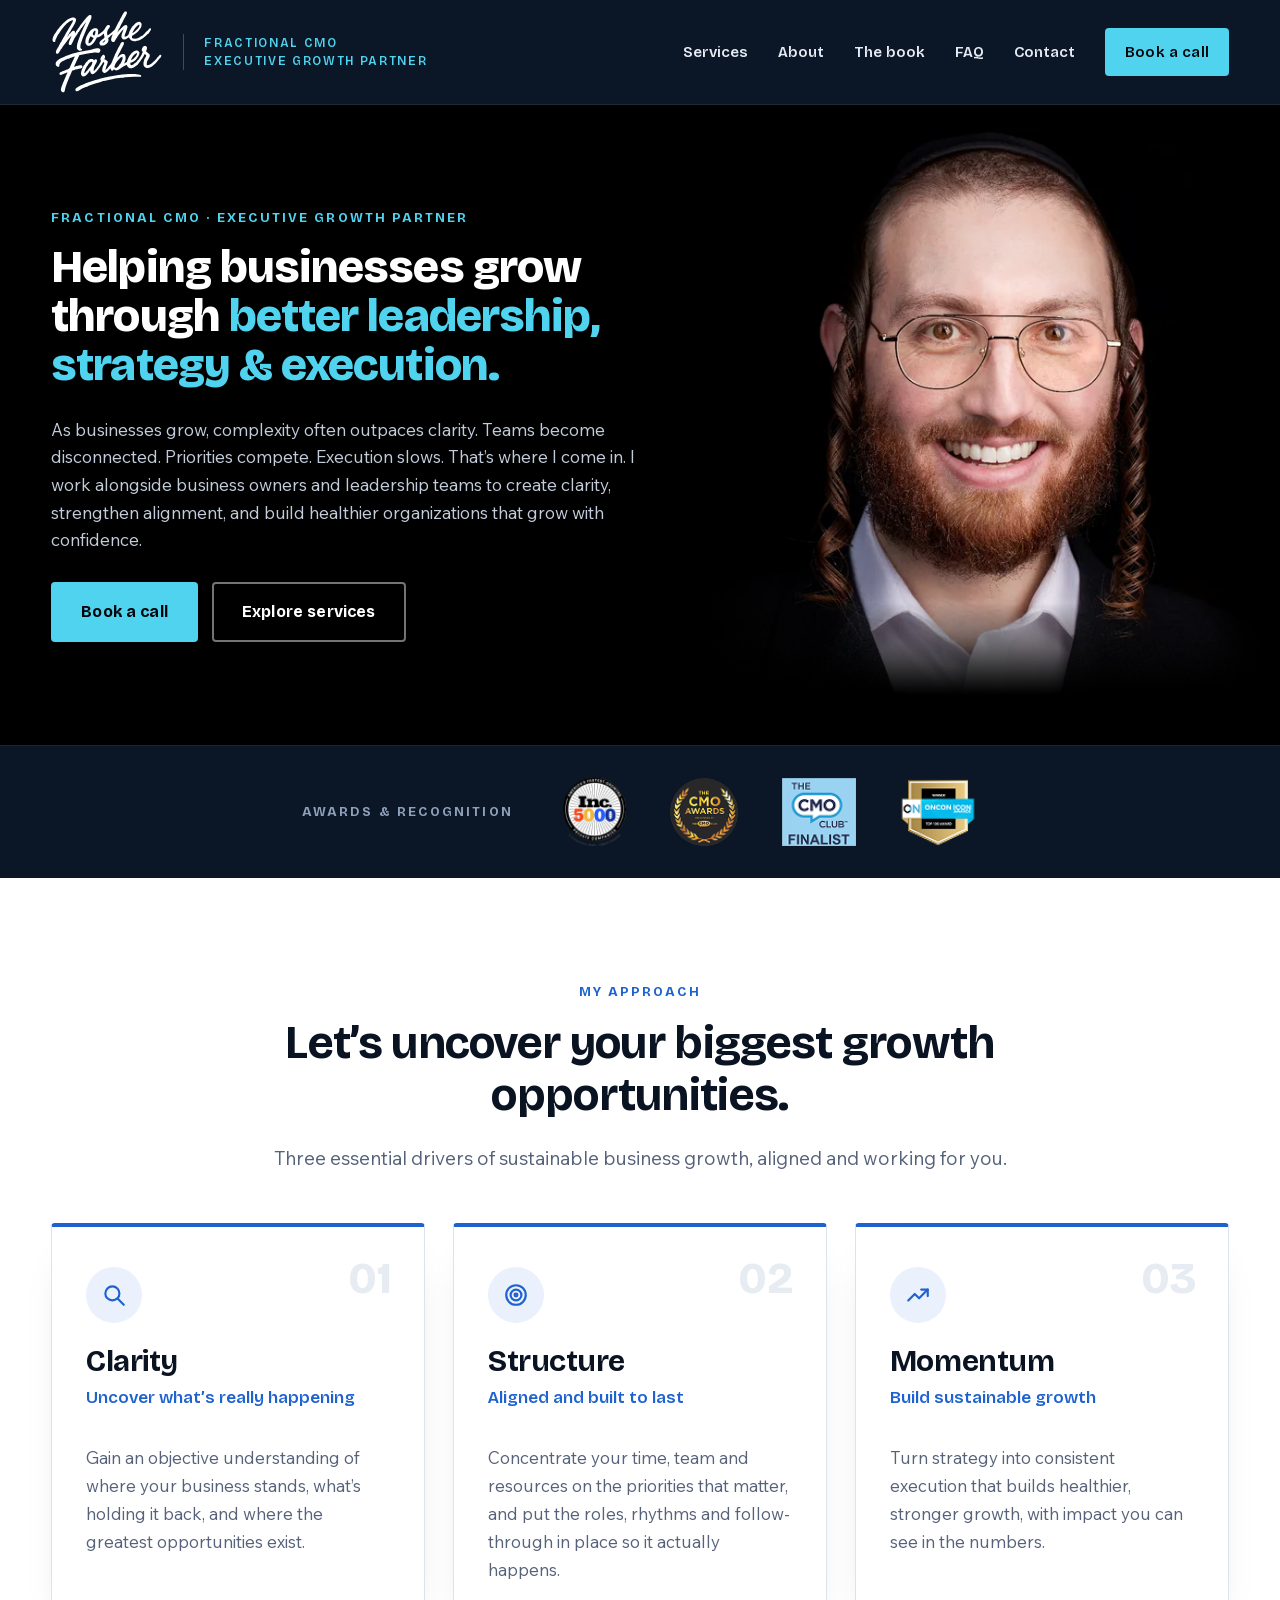
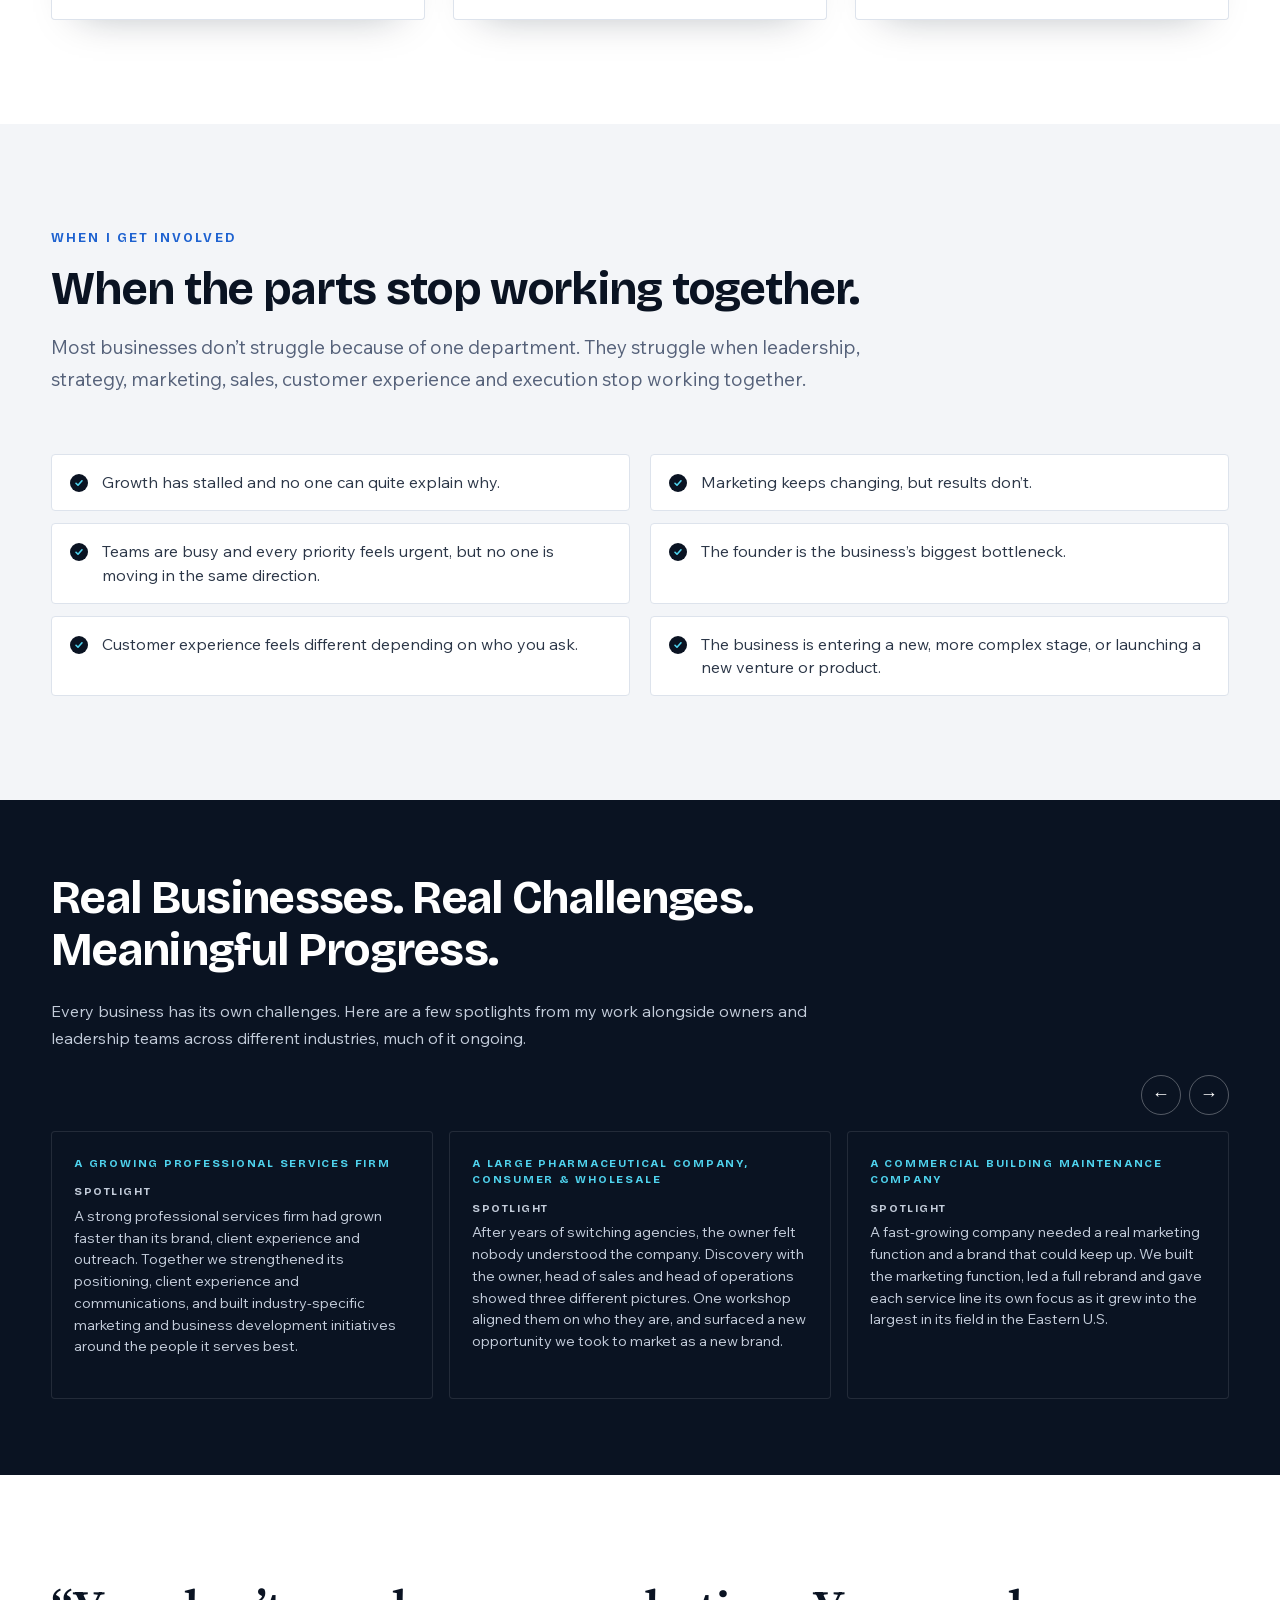
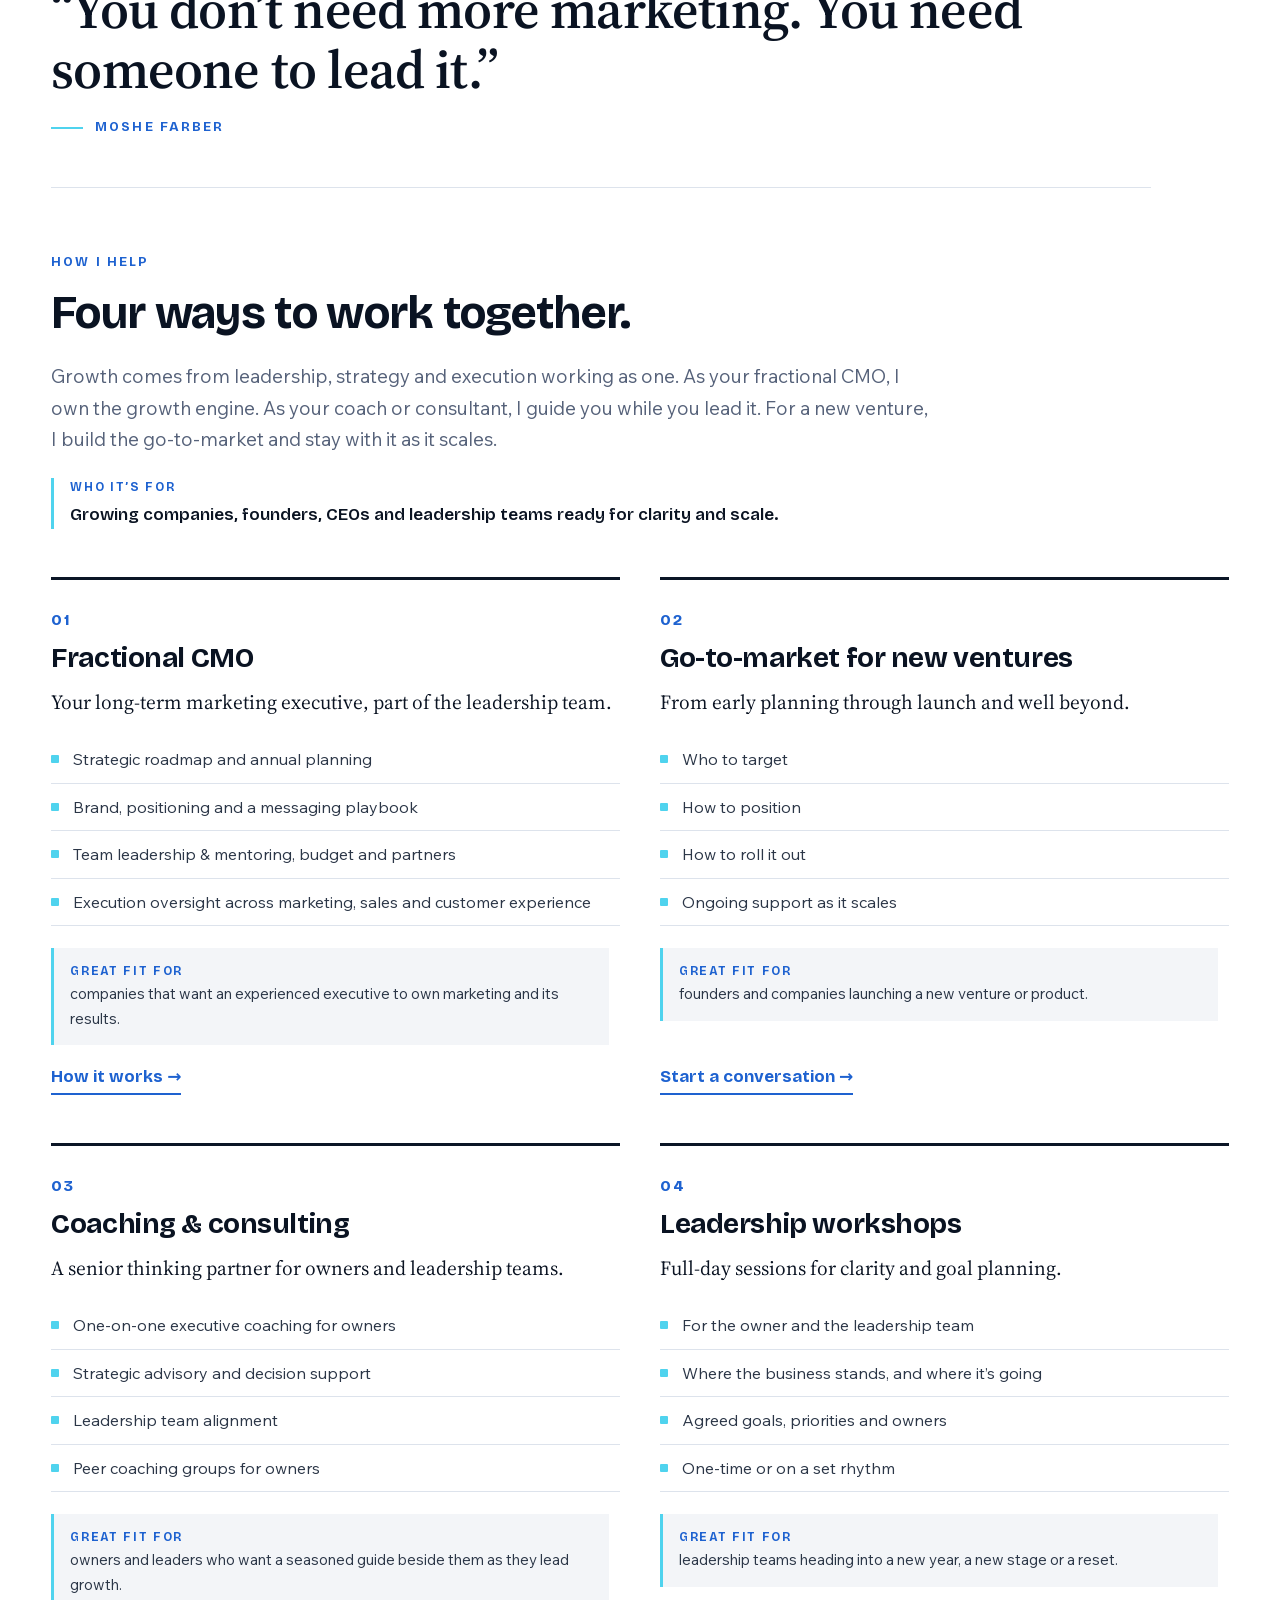
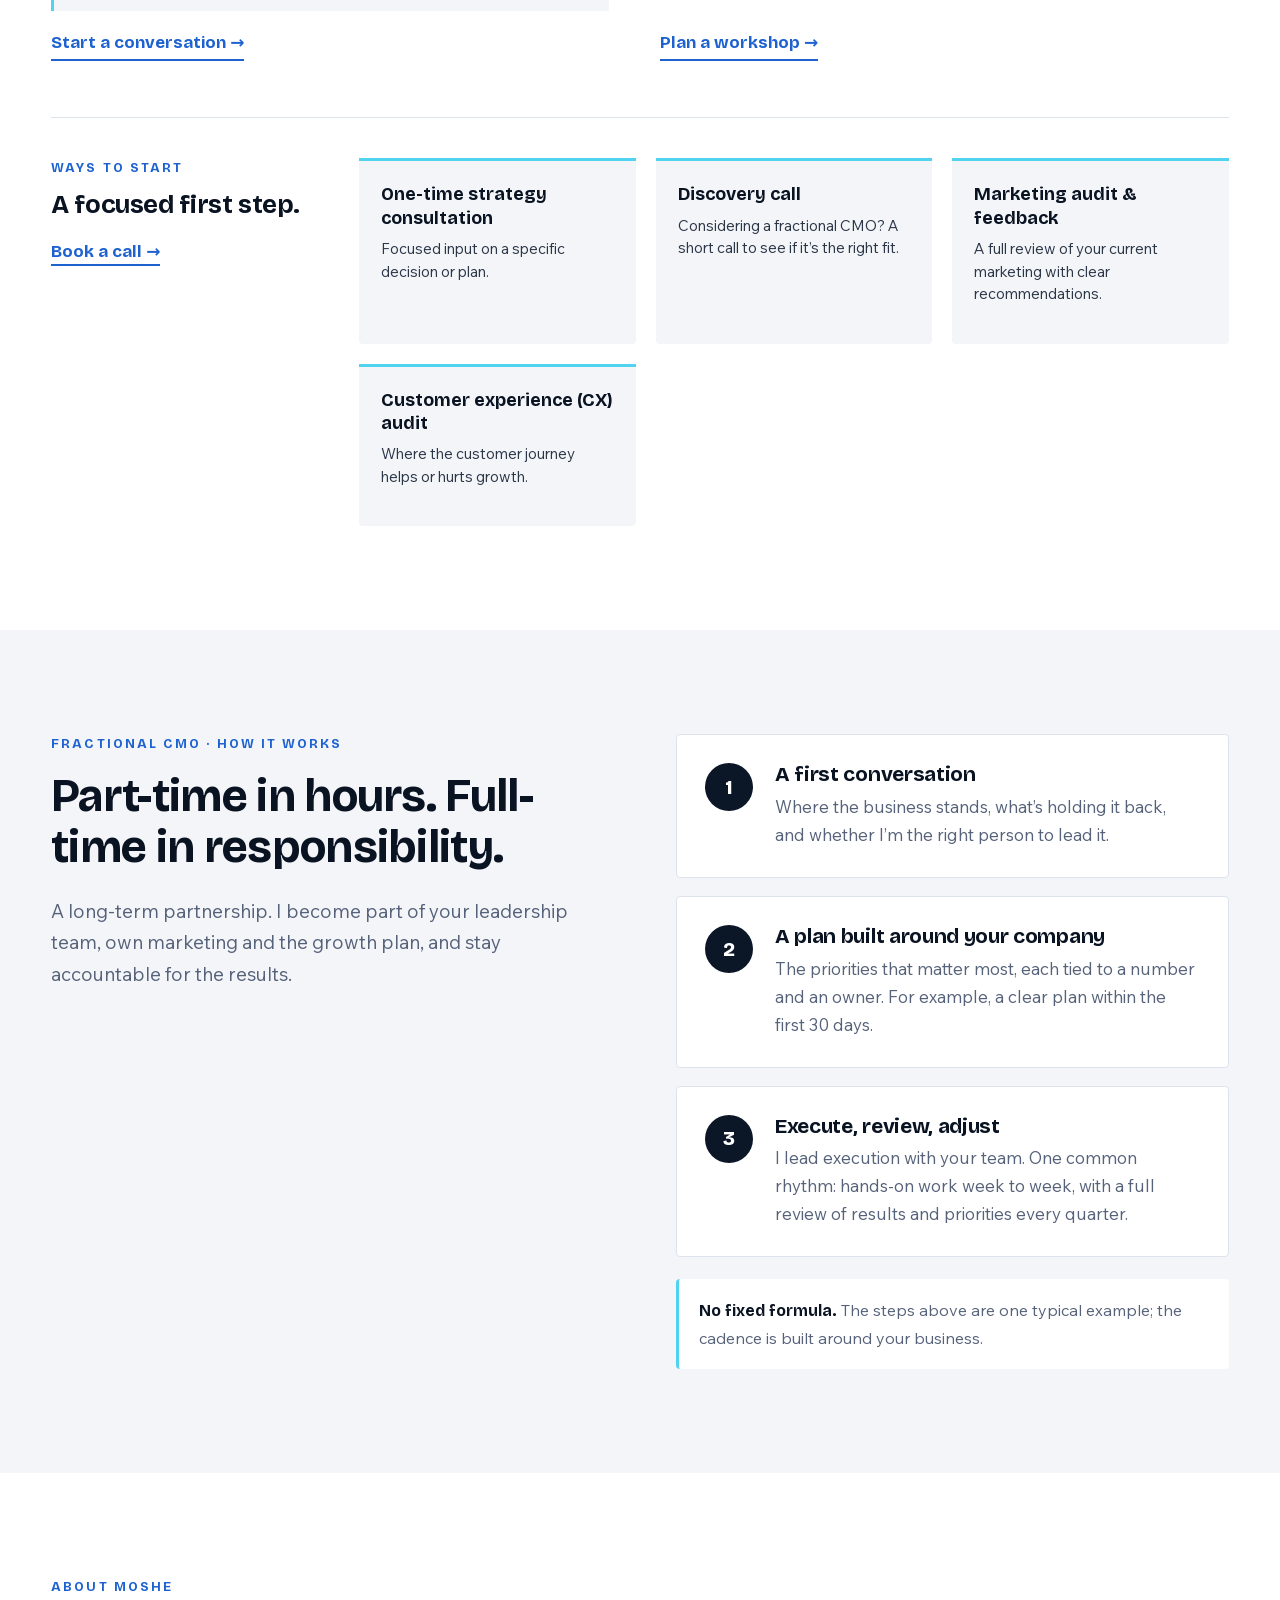
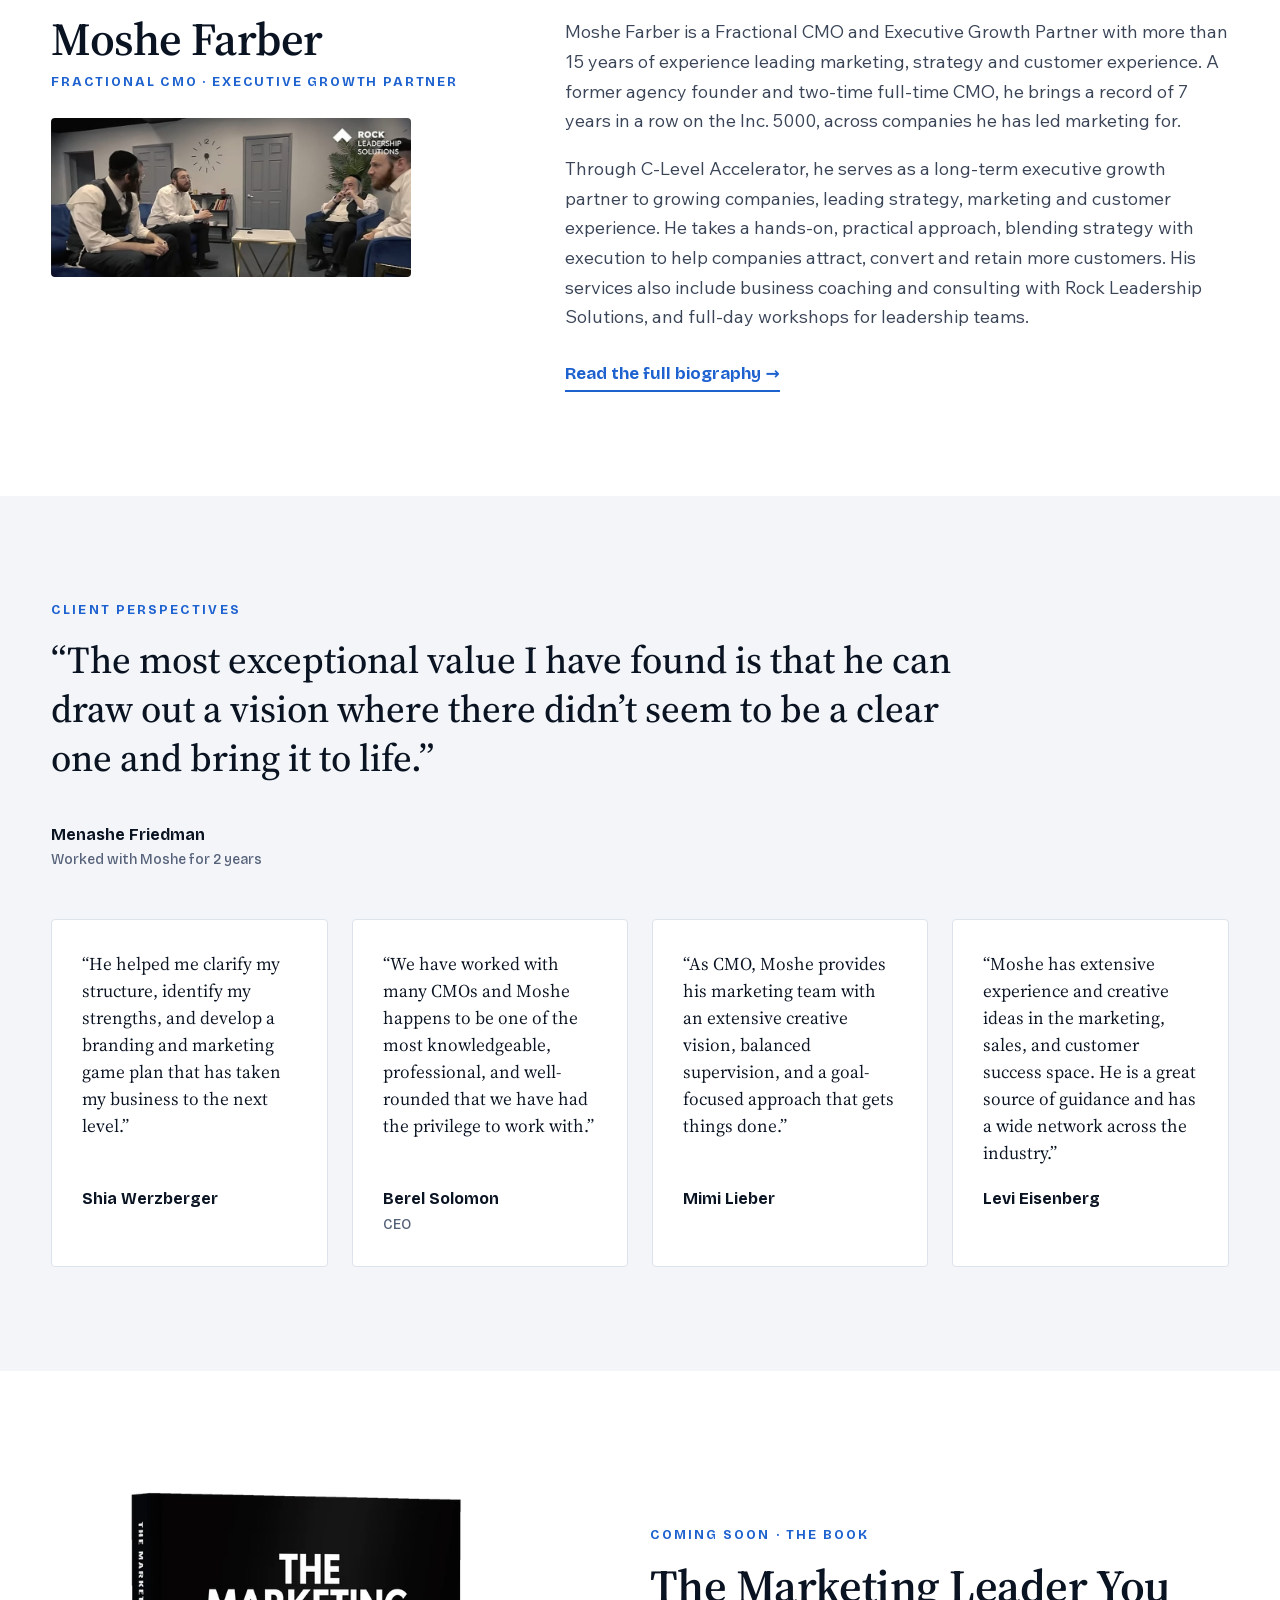
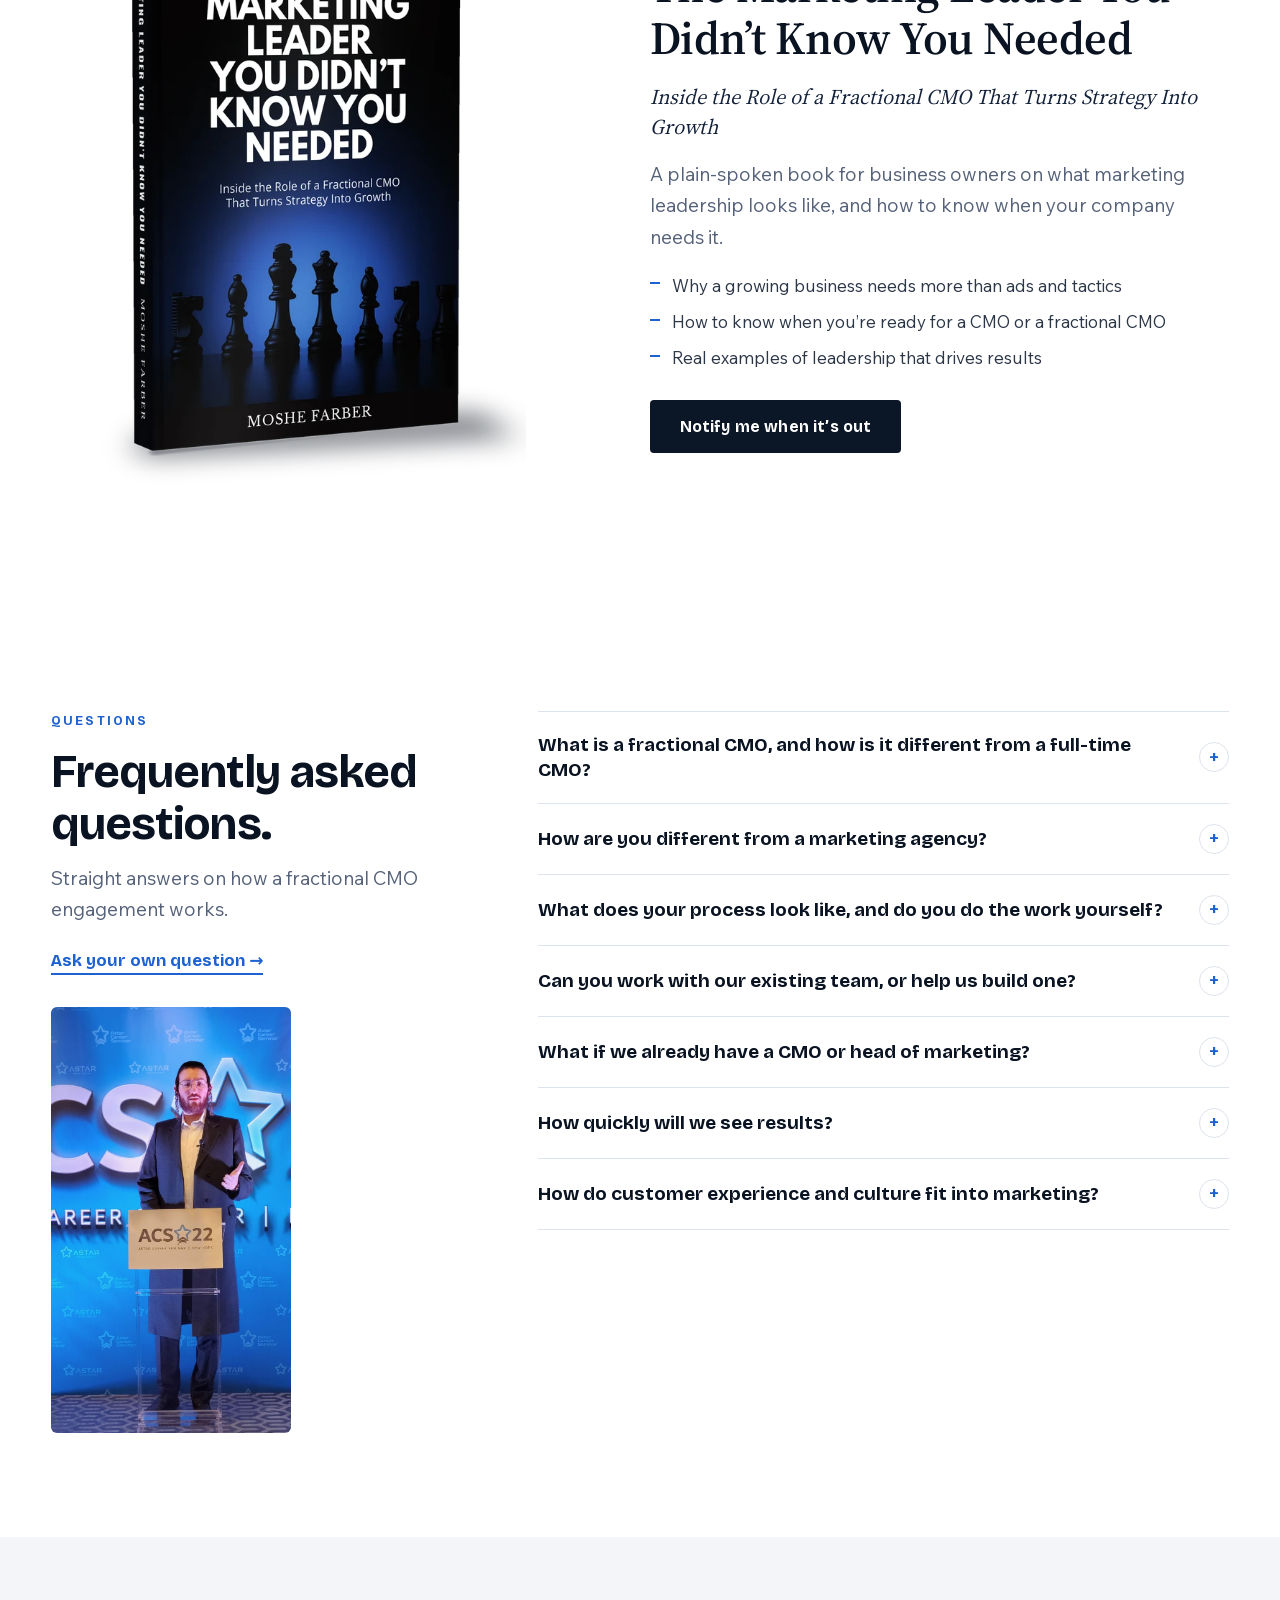
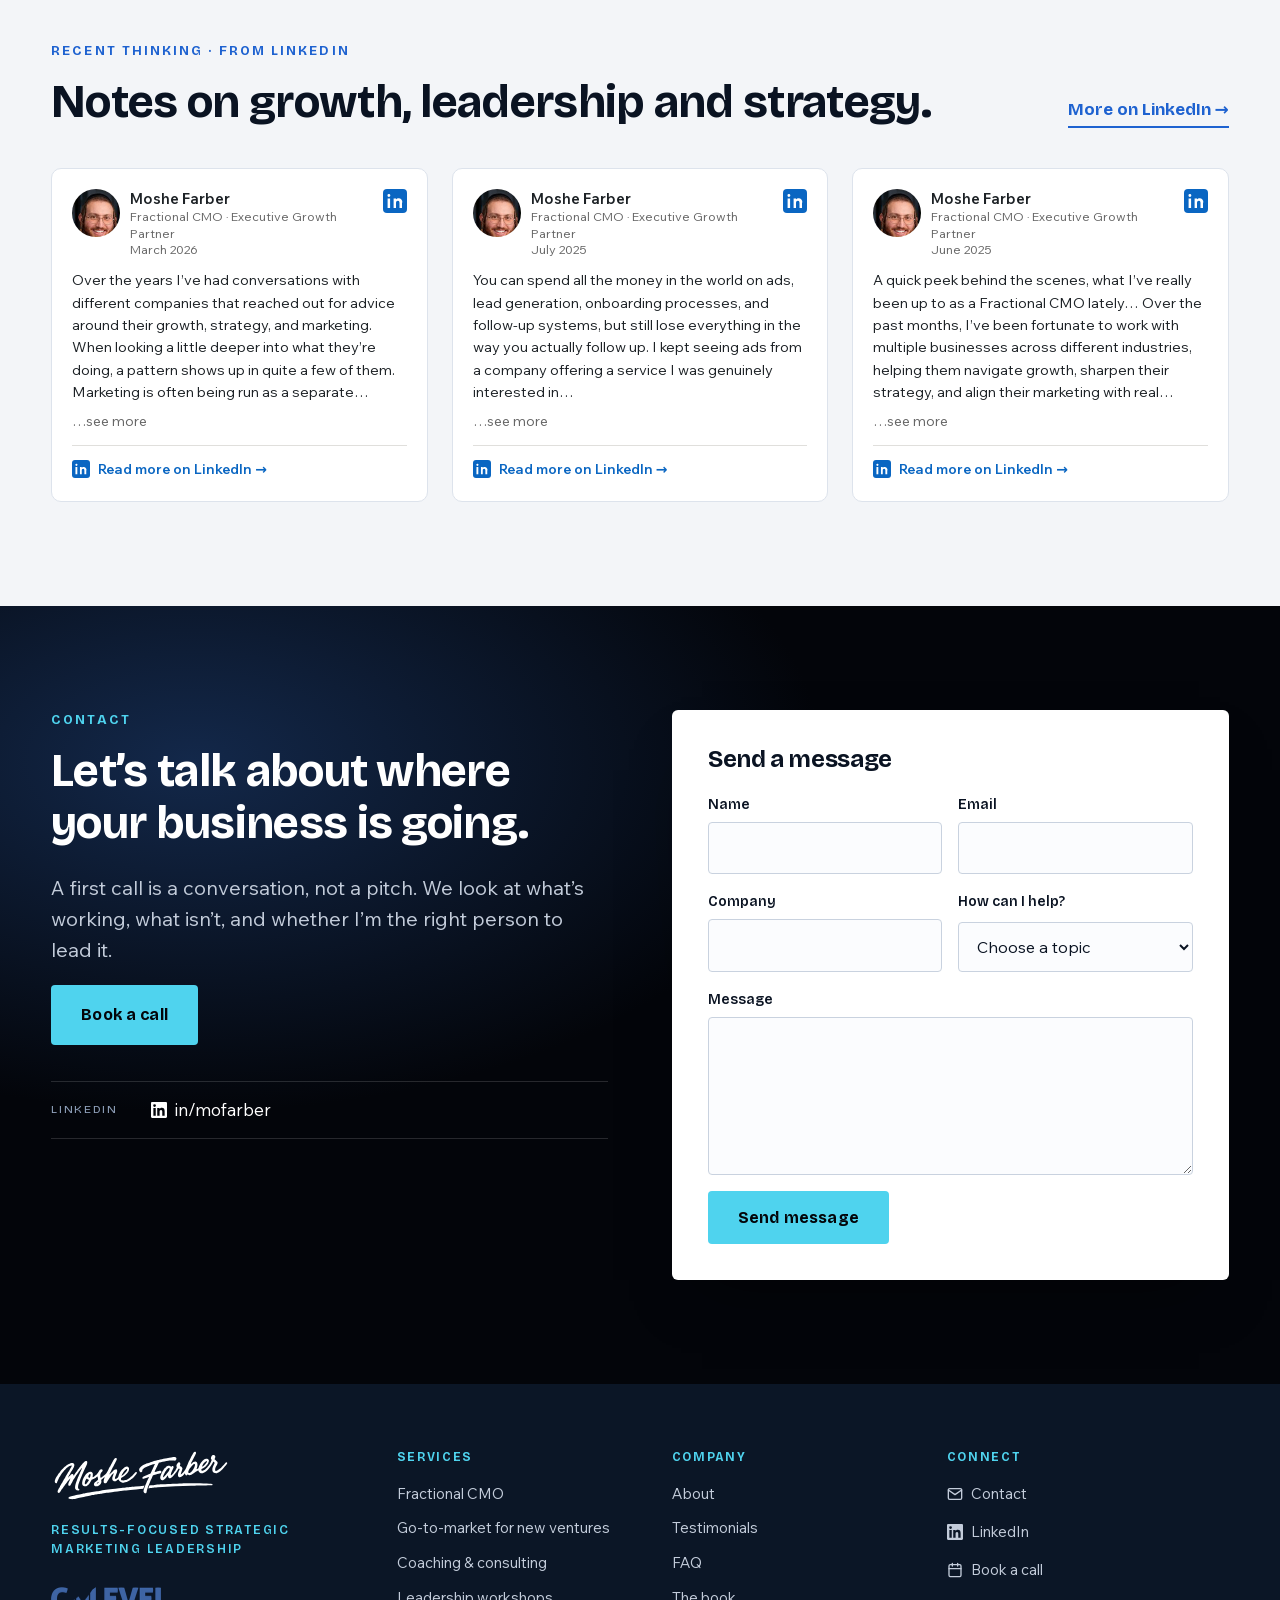
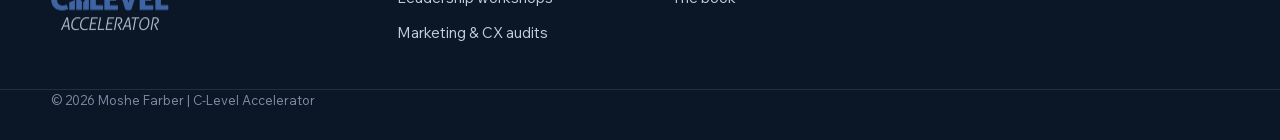
<file: index.html>
<!doctype html>
<html lang="en">
<head>
<!-- Google tag (gtag.js) -->
<script async src="https://www.googletagmanager.com/gtag/js?id=G-9JLHMLZJFP"></script>
<script>
  window.dataLayer = window.dataLayer || [];
  function gtag(){dataLayer.push(arguments);}
  gtag('js', new Date());

  gtag('config', 'G-9JLHMLZJFP');
</script>
<meta charset="utf-8">
<meta name="viewport" content="width=device-width, initial-scale=1">
<title>Moshe Farber | Fractional CMO &middot; Executive Growth Partner</title>
<meta name="description" content="Moshe Farber, Fractional CMO &amp; Executive Growth Partner. Through C-Level Accelerator he leads strategy, marketing and customer experience for growing companies.">
<link rel="canonical" href="https://moshefarber.com/">
<meta property="og:type" content="website">
<meta property="og:site_name" content="Moshe Farber">
<meta property="og:title" content="Moshe Farber | Fractional CMO &middot; Executive Growth Partner">
<meta property="og:description" content="Fractional CMO, go-to-market for new ventures, coaching &amp; consulting, and leadership-team workshops. Moshe Farber, Fractional CMO &middot; Executive Growth Partner.">
<meta property="og:url" content="https://moshefarber.com/">
<meta property="og:image" content="https://moshefarber.com/og.png?v=22">
<meta property="og:image:width" content="1200">
<meta property="og:image:height" content="630">
<meta name="twitter:card" content="summary_large_image">
<meta property="og:locale" content="en_US">
<meta property="og:image:alt" content="Moshe Farber, Fractional CMO · Executive Growth Partner">
<meta name="twitter:title" content="Moshe Farber | Fractional CMO &middot; Executive Growth Partner">
<meta name="twitter:description" content="Fractional CMO, go-to-market for new ventures, coaching &amp; consulting, and leadership-team workshops. Moshe Farber, Fractional CMO &middot; Executive Growth Partner.">
<meta name="twitter:image" content="https://moshefarber.com/og.png?v=22">
<meta name="robots" content="index, follow, max-image-preview:large">
<link rel="alternate" type="text/plain" href="https://moshefarber.com/llms.txt" title="llms.txt">
<meta name="theme-color" content="#0B1626">
<link rel="icon" href="img/favicon.svg?v=25" type="image/svg+xml">
<link rel="icon" href="img/favicon-32.png?v=25" type="image/png" sizes="32x32">
<link rel="apple-touch-icon" href="img/apple-touch-icon.png?v=25" sizes="180x180">
<link rel="preload" href="fonts/Bricolage-normal.woff2" as="font" type="font/woff2" crossorigin>
<link rel="stylesheet" href="styles.css?v=25">
<script type="application/ld+json">
{
 "@context": "https://schema.org",
 "@graph": [
  {
   "@type": "Person",
   "@id": "https://moshefarber.com/#person",
   "name": "Moshe Farber",
   "jobTitle": "Fractional CMO · Executive Growth Partner",
   "url": "https://moshefarber.com/",
   "image": "https://moshefarber.com/img/moshe-office-portrait.jpg",
   "description": "Moshe Farber is a Fractional CMO and Executive Growth Partner to business owners and leadership teams, leading marketing, strategy and customer experience through C-Level Accelerator.",
   "sameAs": [
    "https://www.linkedin.com/in/mofarber",
    "https://www.instagram.com/moshe_farber/"
   ],
   "worksFor": {
    "@id": "https://moshefarber.com/#organization"
   },
   "alumniOf": {
    "@type": "CollegeOrUniversity",
    "name": "Touro College"
   },
   "knowsAbout": [
    "Fractional CMO",
    "Marketing leadership",
    "Business strategy",
    "Go-to-market",
    "Customer experience",
    "Brand and messaging",
    "Leadership development"
   ]
  },
  {
   "@type": "Organization",
   "@id": "https://moshefarber.com/#organization",
   "name": "C-Level Accelerator Corp.",
   "alternateName": "C-Level Accelerator",
   "url": "https://moshefarber.com/",
   "logo": "https://moshefarber.com/img/c-level-accelerator.png",
   "foundingDate": "2023",
   "founder": {
    "@id": "https://moshefarber.com/#person"
   },
   "description": "C-Level Accelerator provides fractional CMO leadership, go-to-market for new ventures, coaching and consulting, and leadership-team workshops for growing companies.",
   "sameAs": [
    "https://clevelaccelerator.com/"
   ]
  },
  {
   "@type": "WebSite",
   "@id": "https://moshefarber.com/#website",
   "name": "Moshe Farber",
   "url": "https://moshefarber.com/",
   "inLanguage": "en",
   "publisher": {
    "@id": "https://moshefarber.com/#person"
   },
   "about": {
    "@id": "https://moshefarber.com/#person"
   }
  },
  {
   "@type": "WebPage",
   "@id": "https://moshefarber.com/#webpage",
   "url": "https://moshefarber.com/",
   "name": "Moshe Farber | Fractional CMO · Executive Growth Partner",
   "isPartOf": {
    "@id": "https://moshefarber.com/#website"
   },
   "about": {
    "@id": "https://moshefarber.com/#person"
   },
   "inLanguage": "en"
  },
  {
   "@type": "FAQPage",
   "@id": "https://moshefarber.com/#faq",
   "url": "https://moshefarber.com/#faq",
   "isPartOf": {
    "@id": "https://moshefarber.com/#webpage"
   },
   "mainEntity": [
    {
     "@type": "Question",
     "name": "What is a fractional CMO, and how is it different from a full-time CMO?",
     "acceptedAnswer": {
      "@type": "Answer",
      "text": "A fractional CMO is a senior marketing leader who provides strategic vision, leadership and execution support on a part-time, flexible basis. You get executive-level marketing leadership for the time and expertise your business needs, without the commitment of a full-time executive hire."
     }
    },
    {
     "@type": "Question",
     "name": "How are you different from a marketing agency?",
     "acceptedAnswer": {
      "@type": "Answer",
      "text": "Agencies are strong at running campaigns and producing work. I sit on your leadership team: setting the direction, aligning marketing with business goals, and leading execution, often together with your agencies, so everything delivers results."
     }
    },
    {
     "@type": "Question",
     "name": "What does your process look like, and do you do the work yourself?",
     "acceptedAnswer": {
      "@type": "Answer",
      "text": "It starts with a deep-dive discovery and a clear roadmap. Then we align the team, execute, and refine over time, at a pace built around your business. I personally lead all strategy and oversight, and roll up my sleeves on execution, either directly or by guiding your team and trusted specialists, so everything aligns and delivers."
     }
    },
    {
     "@type": "Question",
     "name": "Can you work with our existing team, or help us build one?",
     "acceptedAnswer": {
      "@type": "Answer",
      "text": "Both. I work with your current staff, freelancers and agencies to get everyone aligned on the same goals, with no need to replace anyone unless the business needs different resources. If you don’t have a marketing team yet, I help you build the right team and bring in reliable partners."
     }
    },
    {
     "@type": "Question",
     "name": "What if we already have a CMO or head of marketing?",
     "acceptedAnswer": {
      "@type": "Answer",
      "text": "I can work alongside existing leadership, offering an outside perspective, sharper strategy, or interim guidance while the team is in transition."
     }
    },
    {
     "@type": "Question",
     "name": "How quickly will we see results?",
     "acceptedAnswer": {
      "@type": "Answer",
      "text": "Clarity and direction start right away; after the first strategy session, most leaders already feel more focused. Business results depend on your goals and the complexity of the work, and most clients see meaningful progress within a few months."
     }
    },
    {
     "@type": "Question",
     "name": "How do customer experience and culture fit into marketing?",
     "acceptedAnswer": {
      "@type": "Answer",
      "text": "Marketing isn’t only leads and campaigns. It’s a consistent experience that attracts and keeps customers. If the culture inside is disconnected, or customers feel let down after the sale, no amount of advertising fixes that. Marketing sets the expectations, customer experience fulfills them, and culture sustains them. When those three are aligned, growth becomes easier and lasts."
     }
    }
   ]
  }
 ]
}
</script>
</head>
<body>
<a class="skip" href="#main">Skip to content</a>
<header class="nav" id="top">
  <div class="wrap nav-in">
    <a class="brand" href="index.html" aria-label="Moshe Farber, home">
      <img class="brand-stack" draggable="false" src="img/logo-mark.svg" alt="Moshe Farber" width="748" height="561">
      <img class="brand-h" draggable="false" src="img/logo-horizontal.svg" alt="" aria-hidden="true" width="1442" height="444">
      <span class="brand-tag">Fractional CMO<br>Executive Growth Partner</span>
    </a>
    <a class="btn btn-cyan btn-sm nav-cta" href="https://calendly.com/moshef" target="_blank" rel="noopener">Book a call</a>
    <button class="menu-btn" type="button" aria-expanded="false" aria-controls="menu"><span class="sr">Menu</span><span class="bars" aria-hidden="true"></span></button>
    <nav id="menu" class="menu" aria-label="Main">
      <a href="index.html#services">Services</a>
      <a href="about.html">About</a>
      <a href="index.html#book">The book</a>
      <a href="index.html#faq">FAQ</a>
      <a href="index.html#contact">Contact</a>
      <a class="btn btn-cyan btn-sm" href="https://calendly.com/moshef" target="_blank" rel="noopener">Book a call</a>
    </nav>
  </div>
</header>
<main id="main">
<section class="hero">
  <div class="wrap hero-in">
    <div class="hero-copy">
      <p class="eyebrow light">Fractional CMO &middot; Executive Growth Partner</p>
      <h1>Helping businesses grow through <em>better leadership, strategy &amp; execution.</em></h1>
      <p class="hero-sub hero-intro">As businesses grow, complexity often outpaces clarity. Teams become disconnected. Priorities compete. Execution slows. That&rsquo;s where I come in. I work alongside business owners and leadership teams to create clarity, strengthen alignment, and build healthier organizations that grow with confidence.</p>
      <div class="hero-actions">
        <a class="btn btn-cyan" href="https://calendly.com/moshef" target="_blank" rel="noopener">Book a call</a>
        <a class="btn btn-ghost" href="#services">Explore services</a>
      </div>
    </div>
    <div class="hero-photo">
      <picture>
        <source type="image/webp" srcset="img/moshe-hero-wide-640.webp 640w, img/moshe-hero-wide.webp 1080w" sizes="(max-width: 900px) 100vw, 620px">
        <img draggable="false" src="img/moshe-hero-wide.webp" alt="Moshe Farber" width="1080" height="1067" fetchpriority="high">
      </picture>
    </div>
  </div>
</section>

<section class="recognition" aria-labelledby="recog-h">
  <div class="wrap recog-in">
    <h2 id="recog-h" class="recog-label">Awards &amp; recognition</h2>
    <ul class="award-row">
      <li><img draggable="false" src="img/award-inc5000.png" alt="Inc. 5000" width="69" height="74"></li>
      <li><img draggable="false" src="img/award-cmo-awards.png" alt="CMO Awards" width="74" height="74"></li>
      <li><img draggable="false" src="img/award-cmo-club.png" alt="CMO Club" width="75" height="69"></li>
      <li><img draggable="false" src="img/award-oncon.png" alt="OnCon Icon Awards" width="71" height="64"></li>
    </ul>
  </div>
</section>

<section class="section approach" id="approach" aria-labelledby="approach-h">
  <div class="wrap">
    <div class="sec-head center">
      <p class="eyebrow">My approach</p>
      <h2 id="approach-h">Let&rsquo;s uncover your biggest growth opportunities.</h2>
      <p class="sec-lead">Three essential drivers of sustainable business growth, aligned and working for you.</p>
    </div>
    <ol class="pillars">
      <li><span class="p-icon"><svg viewBox="0 0 24 24" aria-hidden="true"><circle cx="10.5" cy="10.5" r="6.5"/><path d="M15.5 15.5 21 21"/></svg></span><span class="p-n">01</span><h3>Clarity</h3><p class="p-kicker">Uncover what&rsquo;s really happening</p><p>Gain an objective understanding of where your business stands, what&rsquo;s holding it back, and where the greatest opportunities exist.</p></li>
      <li><span class="p-icon"><svg viewBox="0 0 24 24" aria-hidden="true"><circle cx="12" cy="12" r="9"/><circle cx="12" cy="12" r="5"/><circle cx="12" cy="12" r="1.3"/></svg></span><span class="p-n">02</span><h3>Structure</h3><p class="p-kicker">Aligned and built to last</p><p>Concentrate your time, team and resources on the priorities that matter, and put the roles, rhythms and follow-through in place so it actually happens.</p></li>
      <li><span class="p-icon"><svg viewBox="0 0 24 24" aria-hidden="true"><path d="M3 17 9 11l4 4 8-8"/><path d="M15 7h6v6"/></svg></span><span class="p-n">03</span><h3>Momentum</h3><p class="p-kicker">Build sustainable growth</p><p>Turn strategy into consistent execution that builds healthier, stronger growth, with impact you can see in the numbers.</p></li>
    </ol>
  </div>
</section>

<section class="section alt involved" id="involved" aria-labelledby="inv-h">
  <div class="wrap inv-in">
    <div class="inv-head">
      <p class="eyebrow">When I get involved</p>
      <h2 id="inv-h">When the parts stop working together.</h2>
      <p class="sec-lead">Most businesses don&rsquo;t struggle because of one department. They struggle when leadership, strategy, marketing, sales, customer experience and execution stop working together.</p>
    </div>
    <ul class="signs">
      <li>Growth has stalled and no one can quite explain why.</li>
      <li>Marketing keeps changing, but results don&rsquo;t.</li>
      <li>Teams are busy and every priority feels urgent, but no one is moving in the same direction.</li>
      <li>The founder is the business&rsquo;s biggest bottleneck.</li>
      <li>Customer experience feels different depending on who you ask.</li>
      <li>The business is entering a new, more complex stage, or launching a new venture or product.</li>
    </ul>
  </div>
</section>

<section class="section dark results" aria-labelledby="cases-h">
  <div class="wrap">
    <div class="sec-head">
      <h2 id="cases-h">Real Businesses. Real Challenges. Meaningful Progress.</h2>
      <p class="sec-lead">Every business has its own challenges. Here are a few spotlights from my work alongside owners and leadership teams across different industries, much of it ongoing.</p>
    </div>
    <div class="slider-nav"><button type="button" class="sl-btn" data-dir="-1" aria-label="Previous story">&larr;</button><button type="button" class="sl-btn" data-dir="1" aria-label="Next story">&rarr;</button></div>
    <div class="case-grid slider" tabindex="0" aria-label="Business stories">
      <article class="case story">
        <p class="case-tag">A growing professional services firm</p>
        <p class="st-k">Spotlight</p><p>A strong professional services firm had grown faster than its brand, client experience and outreach. Together we strengthened its positioning, client experience and communications, and built industry-specific marketing and business development initiatives around the people it serves best.</p>
      </article>
      <article class="case story">
        <p class="case-tag">A large pharmaceutical company, consumer &amp; wholesale</p>
        <p class="st-k">Spotlight</p><p>After years of switching agencies, the owner felt nobody understood the company. Discovery with the owner, head of sales and head of operations showed three different pictures. One workshop aligned them on who they are, and surfaced a new opportunity we took to market as a new brand.</p>
      </article>
      <article class="case story">
        <p class="case-tag">A commercial building maintenance company</p>
        <p class="st-k">Spotlight</p><p>A fast-growing company needed a real marketing function and a brand that could keep up. We built the marketing function, led a full rebrand and gave each service line its own focus as it grew into the largest in its field in the Eastern U.S.</p>
      </article>
      <article class="case story">
        <p class="case-tag">A New York mortgage lender</p>
        <p class="st-k">Spotlight</p><p>The company was ready to go national, but had to grow brokers and borrowers at the same time. I led marketing through an expansion across several states, building the broker network and the borrower base in parallel.</p>
      </article>
      <article class="case story">
        <p class="case-tag">A software development company</p>
        <p class="st-k">Spotlight</p><p>Months of advertising hadn&rsquo;t brought a single lead. The ads spoke to a very narrow audience in a place that needed a broader message. We also raised pricing and split the services into two focused teams: custom software and off-the-shelf implementation.</p>
      </article>
      <article class="case story">
        <p class="case-tag">A consumer internet technology launch</p>
        <p class="st-k">Spotlight</p><p>A solo visionary saw what frustrated users about every product in his category. Working with him and a senior software architect, we defined the pain points, positioning and brand, built the go-to-market and the right partnerships, grew the team, and guided the product through alpha, beta and early access toward general availability.</p>
      </article>
      <article class="case story">
        <p class="case-tag">A payroll &amp; workforce technology company</p>
        <p class="st-k">Spotlight</p><p>The company had grown into far more than payroll, but the market still saw a traditional payroll provider. We moved its positioning toward a broader workforce management platform, and connected marketing with sales leadership, internal accountability and what customers actually needed.</p>
      </article>
      <article class="case story">
        <p class="case-tag">An AI software company</p>
        <p class="st-k">Spotlight</p><p>The founder had built his own AI model and needed it to stand out. We shaped a distinctive offer, found the niche market it fits best, and built a path to steady, recurring revenue without constant effort behind it.</p>
      </article>
      <article class="case story">
        <p class="case-tag">An established e-commerce &amp; equipment business</p>
        <p class="st-k">Spotlight</p><p>Marketing, e-commerce, leadership, creative and operations were each pushing their own priorities. We brought those teams into alignment, improved communication and accountability, and tied business priorities directly to day-to-day execution.</p>
      </article>
    </div>
  </div>
</section>

<section class="section" id="services" aria-labelledby="services-h">
  <div class="wrap">
      <figure class="pullquote">
        <blockquote><p>&ldquo;You don&rsquo;t need more marketing. You need someone to lead it.&rdquo;</p></blockquote>
        <figcaption>Moshe Farber</figcaption>
      </figure>
    <div class="sec-head">
      <p class="eyebrow">How I help</p>
      <h2 id="services-h">Four ways to work together.</h2>
      <p class="sec-lead">Growth comes from leadership, strategy and execution working as one. As your fractional CMO, I own the growth engine. As your coach or consultant, I guide you while you lead it. For a new venture, I build the go-to-market and stay with it as it scales.</p>
      <p class="who-for"><b>Who it&rsquo;s for</b> Growing companies, founders, CEOs and leadership teams ready for clarity and scale.</p>
    </div>
    <div class="offers">
      <article class="offer">
        <p class="o-n">01</p>
        <h3>Fractional CMO</h3>
        <p class="o-lead">Your long-term marketing executive, part of the leadership team.</p>
        <ul>
          <li>Strategic roadmap and annual planning</li>
          <li>Brand, positioning and a messaging playbook</li>
          <li>Team leadership &amp; mentoring, budget and partners</li>
          <li>Execution oversight across marketing, sales and customer experience</li>
        </ul>
        <p class="o-fit"><b>Great fit for</b> companies that want an experienced executive to own marketing and its results.</p>
        <a class="textlink" href="#engage">How it works &rarr;</a>
      </article>
      <article class="offer">
        <p class="o-n">02</p>
        <h3>Go-to-market for new ventures</h3>
        <p class="o-lead">From early planning through launch and well beyond.</p>
        <ul>
          <li>Who to target</li>
          <li>How to position</li>
          <li>How to roll it out</li>
          <li>Ongoing support as it scales</li>
        </ul>
        <p class="o-fit"><b>Great fit for</b> founders and companies launching a new venture or product.</p>
        <a class="textlink" href="https://calendly.com/moshef" target="_blank" rel="noopener">Start a conversation &rarr;</a>
      </article>
      <article class="offer">
        <p class="o-n">03</p>
        <h3>Coaching &amp; consulting</h3>
        <p class="o-lead">A senior thinking partner for owners and leadership teams.</p>
        <ul>
          <li>One-on-one executive coaching for owners</li>
          <li>Strategic advisory and decision support</li>
          <li>Leadership team alignment</li>
          <li>Peer coaching groups for owners</li>
        </ul>
        <p class="o-fit"><b>Great fit for</b> owners and leaders who want a seasoned guide beside them as they lead growth.</p>
        <a class="textlink" href="https://calendly.com/moshef" target="_blank" rel="noopener">Start a conversation &rarr;</a>
      </article>
      <article class="offer" id="workshops">
        <p class="o-n">04</p>
        <h3>Leadership workshops</h3>
        <p class="o-lead">Full-day sessions for clarity and goal planning.</p>
        <ul>
          <li>For the owner and the leadership team</li>
          <li>Where the business stands, and where it&rsquo;s going</li>
          <li>Agreed goals, priorities and owners</li>
          <li>One-time or on a set rhythm</li>
        </ul>
        <p class="o-fit"><b>Great fit for</b> leadership teams heading into a new year, a new stage or a reset.</p>
        <a class="textlink" href="?topic=workshop#contact" data-topic="workshop">Plan a workshop &rarr;</a>
      </article>
    </div>
    <div class="starts" aria-labelledby="starts-h">
      <div class="starts-head">
        <p class="eyebrow">Ways to start</p>
        <h3 id="starts-h">A focused first step.</h3>
        <a class="textlink" href="https://calendly.com/moshef" target="_blank" rel="noopener">Book a call &rarr;</a>
      </div>
      <ul class="starts-list">
        <li><h4>One-time strategy consultation</h4><p>Focused input on a specific decision or plan.</p></li>
        <li><h4>Discovery call</h4><p>Considering a fractional CMO? A short call to see if it&rsquo;s the right fit.</p></li>
        <li><h4>Marketing audit &amp; feedback</h4><p>A full review of your current marketing with clear recommendations.</p></li>
        <li><h4>Customer experience (CX) audit</h4><p>Where the customer journey helps or hurts growth.</p></li>
      </ul>
    </div>
  </div>
</section>

<section class="section alt" id="engage" aria-labelledby="engage-h">
  <div class="wrap engage-in">
    <div class="engage-head">
      <p class="eyebrow">Fractional CMO &middot; How it works</p>
      <h2 id="engage-h">Part-time in hours. Full-time in responsibility.</h2>
      <p class="sec-lead">A long-term partnership. I become part of your leadership team, own marketing and the growth plan, and stay accountable for the results.</p>
    </div>
    <div class="steps-wrap">
    <ol class="steps">
      <li><span class="n">1</span><div><h3>A first conversation</h3><p>Where the business stands, what&rsquo;s holding it back, and whether I&rsquo;m the right person to lead it.</p></div></li>
      <li><span class="n">2</span><div><h3>A plan built around your company</h3><p>The priorities that matter most, each tied to a number and an owner. For example, a clear plan within the first 30 days.</p></div></li>
      <li><span class="n">3</span><div><h3>Execute, review, adjust</h3><p>I lead execution with your team. One common rhythm: hands-on work week to week, with a full review of results and priorities every quarter.</p></div></li>
    </ol>
    <p class="steps-note"><b>No fixed formula.</b> The steps above are one typical example; the cadence is built around your business.</p>
    </div>
  </div>
</section>

<section class="section meet" id="about" aria-labelledby="meet-h">
  <div class="wrap meet-in">
    <div class="meet-side">
      <p class="eyebrow">About Moshe</p>
      <h2 id="meet-h">Moshe Farber</h2>
      <p class="meet-role">Fractional CMO &middot; Executive Growth Partner</p>
      <img draggable="false" class="meet-thumb" src="img/moshe-rls-discussion-900.jpg" alt="Moshe Farber leading a discussion with business owners at Rock Leadership Solutions" width="900" height="399" loading="lazy">
    </div>
    <div class="meet-body">
      <p>Moshe Farber is a Fractional CMO and Executive Growth Partner with more than 15 years of experience leading marketing, strategy and customer experience. A former agency founder and two-time full-time CMO, he brings a record of 7 years in a row on the Inc.&nbsp;5000, across companies he has led marketing for.</p>
      <p>Through C-Level Accelerator, he serves as a long-term executive growth partner to growing companies, leading strategy, marketing and customer experience. He takes a hands-on, practical approach, blending strategy with execution to help companies attract, convert and retain more customers. His services also include business coaching and consulting with Rock Leadership Solutions, and full-day workshops for leadership teams.</p>
      <a class="textlink" href="about.html">Read the full biography &rarr;</a>
    </div>
  </div>
</section>

<section class="section alt" id="voices" aria-labelledby="voices-h">
  <div class="wrap">
    <p class="eyebrow">Client perspectives</p>
    <h2 id="voices-h" class="sr">What clients say</h2>
    <figure class="tq-feature">
      <blockquote><p>&ldquo;The most exceptional value I have found is that he can draw out a vision where there didn&rsquo;t seem to be a clear one and bring it to life.&rdquo;</p></blockquote>
      <figcaption>Menashe Friedman <span>Worked with Moshe for 2 years</span></figcaption>
    </figure>
    <div class="tq-grid">
      <figure><blockquote><p>&ldquo;He helped me clarify my structure, identify my strengths, and develop a branding and marketing game plan that has taken my business to the next level.&rdquo;</p></blockquote><figcaption>Shia Werzberger</figcaption></figure>
      <figure><blockquote><p>&ldquo;We have worked with many CMOs and Moshe happens to be one of the most knowledgeable, professional, and well-rounded that we have had the privilege to work with.&rdquo;</p></blockquote><figcaption>Berel Solomon <span>CEO</span></figcaption></figure>
      <figure><blockquote><p>&ldquo;As CMO, Moshe provides his marketing team with an extensive creative vision, balanced supervision, and a goal-focused approach that gets things done.&rdquo;</p></blockquote><figcaption>Mimi Lieber</figcaption></figure>
      <figure><blockquote><p>&ldquo;Moshe has extensive experience and creative ideas in the marketing, sales, and customer success space. He is a great source of guidance and has a wide network across the industry.&rdquo;</p></blockquote><figcaption>Levi Eisenberg</figcaption></figure>
    </div>
  </div>
</section>

<section class="section bookband" id="book" aria-labelledby="book-h">
  <div class="wrap book-in">
    <div class="bookshot">
      <picture>
        <source type="image/webp" srcset="img/book-mockup-640.webp 640w, img/book-mockup.webp 1029w" sizes="(max-width: 900px) 78vw, 460px">
        <img draggable="false" src="img/book-mockup.webp" alt="The Marketing Leader You Didn&rsquo;t Know You Needed: Inside the Role of a Fractional CMO That Turns Strategy Into Growth, by Moshe Farber. Book cover." width="1029" height="1404" loading="lazy" decoding="async">
      </picture>
    </div>
    <div class="book-copy">
      <p class="eyebrow">Coming soon &middot; The book</p>
      <h2 id="book-h">The Marketing Leader You Didn&rsquo;t Know You Needed</h2>
      <p class="book-sub">Inside the Role of a Fractional CMO That Turns Strategy Into Growth</p>
      <p class="sec-lead">A plain-spoken book for business owners on what marketing leadership looks like, and how to know when your company needs it.</p>
      <ul class="book-points">
        <li>Why a growing business needs more than ads and tactics</li>
        <li>How to know when you&rsquo;re ready for a CMO or a fractional CMO</li>
        <li>Real examples of leadership that drives results</li>
      </ul>
      <button class="btn btn-dark bs-open" type="button" id="bs-open" aria-controls="book-signup" aria-expanded="false">Notify me when it&rsquo;s out</button>
      <form class="book-signup" id="book-signup" novalidate hidden>
        <label for="bs-email" class="bs-label">Get notified when the book is out</label>
        <div class="bs-row">
          <input id="bs-email" type="email" name="email" placeholder="Your email" autocomplete="email" required>
          <button class="btn btn-dark" type="submit">Sign me up</button>
        </div>
        <label class="bs-consent"><input type="checkbox" name="consent" id="bs-consent" required> <span>I agree to get emails about the book and occasional updates. No spam, unsubscribe anytime.</span></label>
        <input type="checkbox" name="botcheck" class="bs-hp" tabindex="-1" autocomplete="off" aria-hidden="true">
        <p class="bs-note" id="bs-note" aria-live="polite"></p>
      </form>
    </div>
  </div>
</section>

<section class="section faq" id="faq" aria-labelledby="faq-h">
  <div class="wrap faq-in">
    <div class="faq-head">
      <p class="eyebrow">Questions</p>
      <h2 id="faq-h">Frequently asked questions.</h2>
      <p class="sec-lead">Straight answers on how a fractional CMO engagement works.</p>
      <a class="textlink" href="#contact">Ask your own question &rarr;</a>
      <img draggable="false" class="faq-photo" src="img/moshe-speaking-full.jpg" alt="Moshe Farber speaking on stage" width="760" height="1349" loading="lazy">
    </div>
    <div class="faq-list">
      <details><summary>What is a fractional CMO, and how is it different from a full-time CMO?</summary><p>A fractional CMO is a senior marketing leader who provides strategic vision, leadership and execution support on a part-time, flexible basis. You get executive-level marketing leadership for the time and expertise your business needs, without the commitment of a full-time executive hire.</p></details>
      <details><summary>How are you different from a marketing agency?</summary><p>Agencies are strong at running campaigns and producing work. I sit on your leadership team: setting the direction, aligning marketing with business goals, and leading execution, often together with your agencies, so everything delivers results.</p></details>
      <details><summary>What does your process look like, and do you do the work yourself?</summary><p>It starts with a deep-dive discovery and a clear roadmap. Then we align the team, execute, and refine over time, at a pace built around your business. I personally lead all strategy and oversight, and roll up my sleeves on execution, either directly or by guiding your team and trusted specialists, so everything aligns and delivers.</p></details>
      <details><summary>Can you work with our existing team, or help us build one?</summary><p>Both. I work with your current staff, freelancers and agencies to get everyone aligned on the same goals, with no need to replace anyone unless the business needs different resources. If you don&rsquo;t have a marketing team yet, I help you build the right team and bring in reliable partners.</p></details>
      <details><summary>What if we already have a CMO or head of marketing?</summary><p>I can work alongside existing leadership, offering an outside perspective, sharper strategy, or interim guidance while the team is in transition.</p></details>
      <details><summary>How quickly will we see results?</summary><p>Clarity and direction start right away; after the first strategy session, most leaders already feel more focused. Business results depend on your goals and the complexity of the work, and most clients see meaningful progress within a few months.</p></details>
      <details><summary>How do customer experience and culture fit into marketing?</summary><p>Marketing isn&rsquo;t only leads and campaigns. It&rsquo;s a consistent experience that attracts and keeps customers. If the culture inside is disconnected, or customers feel let down after the sale, no amount of advertising fixes that. Marketing sets the expectations, customer experience fulfills them, and culture sustains them. When those three are aligned, growth becomes easier and lasts.</p></details>
    </div>
  </div>
</section>

<!-- ============================================================
     RECENT THINKING (LinkedIn posts) &mdash; HIDDEN until post links are added.
     To turn it on: open site-config.js and put up to 3 LinkedIn post links
     in "linkedinPosts". The section shows itself automatically when that
     list is not empty. Nothing else to edit.
     ============================================================ -->
<section class="section alt insights" id="insights" aria-labelledby="ins-h" hidden data-linkedin-section>
  <div class="wrap">
    <div class="ins-head">
      <div>
        <p class="eyebrow">Recent thinking &middot; From LinkedIn</p>
        <h2 id="ins-h">Notes on growth, leadership and strategy.</h2>
      </div>
      <a class="textlink" href="https://www.linkedin.com/in/mofarber/" target="_blank" rel="noopener">More on LinkedIn &rarr;</a>
    </div>
    <div class="ins-grid" data-linkedin-grid></div>
  </div>
</section>

<section class="cta" id="contact" aria-labelledby="contact-h">
  <div class="wrap cta-in">
    <div class="cta-copy">
      <p class="eyebrow light">Contact</p>
      <h2 id="contact-h">Let&rsquo;s talk about where your business is going.</h2>
      <p class="lead">A first call is a conversation, not a pitch. We look at what&rsquo;s working, what isn&rsquo;t, and whether I&rsquo;m the right person to lead it.</p>
      <a class="btn btn-cyan" href="https://calendly.com/moshef" target="_blank" rel="noopener">Book a call</a>
      <ul class="contact-list">
        <li><span>LinkedIn</span><a href="https://www.linkedin.com/in/mofarber" target="_blank" rel="noopener" class="li-link"><svg class="li-ic" viewBox="0 0 24 24" width="16" height="16" aria-hidden="true" fill="currentColor"><path d="M20.45 20.45h-3.56v-5.57c0-1.33-.02-3.04-1.85-3.04-1.85 0-2.14 1.45-2.14 2.94v5.67H9.35V9h3.41v1.56h.05c.48-.9 1.64-1.85 3.37-1.85 3.6 0 4.27 2.37 4.27 5.46v6.28zM5.34 7.43a2.06 2.06 0 1 1 0-4.13 2.06 2.06 0 0 1 0 4.13zM7.12 20.45H3.56V9h3.56v11.45zM22.22 0H1.77C.79 0 0 .77 0 1.73v20.54C0 23.23.79 24 1.77 24h20.45c.98 0 1.78-.77 1.78-1.73V1.73C24 .77 23.2 0 22.22 0z"/></svg>in/mofarber</a></li>
      </ul>
    </div>
    <div class="cform-box">
    <form class="cform" id="contact-form" name="contact" action="/" method="POST" data-netlify="true" netlify-honeypot="_gotcha" novalidate>
      <input type="hidden" name="form-name" value="contact">
      <h3>Send a message</h3>
      <div class="frow">
        <label>Name<input name="name" autocomplete="name" required></label>
        <label>Email<input name="email" type="email" autocomplete="email" required></label>
      </div>
      <div class="frow">
        <label>Company<input name="company" autocomplete="organization"></label>
        <label>How can I help?<select name="topic">
          <option value="" selected>Choose a topic</option>
          <option value="Fractional CMO">Fractional CMO</option>
          <option value="Go-to-market for new ventures">Go-to-market for new ventures</option>
          <option value="Coaching &amp; consulting">Coaching &amp; consulting</option>
          <option value="Leadership workshop">Leadership workshop</option>
          <option value="Marketing or CX audit">Marketing or CX audit</option>
          <option value="One-time strategy consultation">One-time strategy consultation</option>
          <option value="Book: tell me when it's out">The book: tell me when it&rsquo;s out</option>
          <option value="Something else">Something else</option>
        </select></label>
      </div>
      <label>Message<textarea name="message" rows="5" required></textarea></label>
      <label class="hp" aria-hidden="true">Leave this empty<input name="_gotcha" tabindex="-1" autocomplete="off"></label>
      <!-- CAPTCHA slot: inactive until captcha.siteKey is set in site-config.js -->
      <div id="captcha-slot" class="captcha-slot" hidden></div>
      <button class="btn btn-cyan" type="submit">Send message</button>
      <p class="fnote" id="fnote" aria-live="polite"></p>
    </form>
    <div class="cform cform-thanks" id="form-thanks" hidden tabindex="-1">
      <p class="eyebrow">Message sent</p>
      <h3>Thank you. Your message is on its way.</h3>
      <p>If it&rsquo;s easier, you can also book a time directly.</p>
      <a class="btn btn-cyan" href="https://calendly.com/moshef" target="_blank" rel="noopener">Book a call</a>
    </div>
    </div>
  </div>
</section>
</main>
<footer class="foot">
  <div class="wrap foot-in">
    <div class="foot-brand">
      <img class="foot-logo" draggable="false" src="img/logo-horizontal.svg" alt="Moshe Farber" width="1442" height="444" loading="lazy">
      <p class="foot-slogan">Results-focused strategic marketing leadership</p>
      <img class="foot-cla" draggable="false" src="img/c-level-accelerator.png" alt="C-Level Accelerator" width="118" height="44" loading="lazy">
    </div>
    <div class="foot-col">
      <p class="foot-h">Services</p>
      <ul class="foot-links">
        <li><a href="index.html#services">Fractional CMO</a></li>
        <li><a href="index.html#services">Go-to-market for new ventures</a></li>
        <li><a href="index.html#services">Coaching &amp; consulting</a></li>
        <li><a href="index.html#workshops">Leadership workshops</a></li>
        <li><a href="index.html#services">Marketing &amp; CX audits</a></li>
      </ul>
    </div>
    <div class="foot-col">
      <p class="foot-h">Company</p>
      <ul class="foot-links">
        <li><a href="about.html">About</a></li>
        <li><a href="index.html#voices">Testimonials</a></li>
        <li><a href="index.html#faq">FAQ</a></li>
        <li><a href="index.html#book">The book</a></li>
      </ul>
    </div>
    <div class="foot-col">
      <p class="foot-h">Connect</p>
      <ul class="foot-links">
        <li><a href="index.html#contact" class="li-link"><svg class="li-ic" viewBox="0 0 24 24" width="16" height="16" aria-hidden="true" fill="none" stroke="currentColor" stroke-width="2" stroke-linecap="round" stroke-linejoin="round"><rect x="2" y="4" width="20" height="16" rx="2"/><path d="m22 6-10 7L2 6"/></svg>Contact</a></li>
        <li><a href="https://www.linkedin.com/in/mofarber" target="_blank" rel="noopener" class="li-link"><svg class="li-ic" viewBox="0 0 24 24" width="16" height="16" aria-hidden="true" fill="currentColor"><path d="M20.45 20.45h-3.56v-5.57c0-1.33-.02-3.04-1.85-3.04-1.85 0-2.14 1.45-2.14 2.94v5.67H9.35V9h3.41v1.56h.05c.48-.9 1.64-1.85 3.37-1.85 3.6 0 4.27 2.37 4.27 5.46v6.28zM5.34 7.43a2.06 2.06 0 1 1 0-4.13 2.06 2.06 0 0 1 0 4.13zM7.12 20.45H3.56V9h3.56v11.45zM22.22 0H1.77C.79 0 0 .77 0 1.73v20.54C0 23.23.79 24 1.77 24h20.45c.98 0 1.78-.77 1.78-1.73V1.73C24 .77 23.2 0 22.22 0z"/></svg>LinkedIn</a></li>
        <li><a href="https://calendly.com/moshef" target="_blank" rel="noopener" class="li-link"><svg class="li-ic" viewBox="0 0 24 24" width="16" height="16" aria-hidden="true" fill="none" stroke="currentColor" stroke-width="2" stroke-linecap="round" stroke-linejoin="round"><rect x="3" y="4" width="18" height="18" rx="2"/><path d="M16 2v4M8 2v4M3 10h18"/></svg>Book a call</a></li>
      </ul>
    </div>
  </div>
  <p class="wrap legal">&copy; 2026 Moshe Farber | C-Level Accelerator</p>
</footer>
<script src="site-config.js?v=25"></script>
<script src="script.js?v=25"></script>
<script>
document.querySelectorAll('.sl-btn').forEach(function(b){b.addEventListener('click',function(){var s=document.querySelector('.case-grid.slider');var c=s.querySelector('.case');s.scrollBy({left:(c.offsetWidth+16)*+b.dataset.dir,behavior:'smooth'});});});
</script>
</body>
</html>
</file>
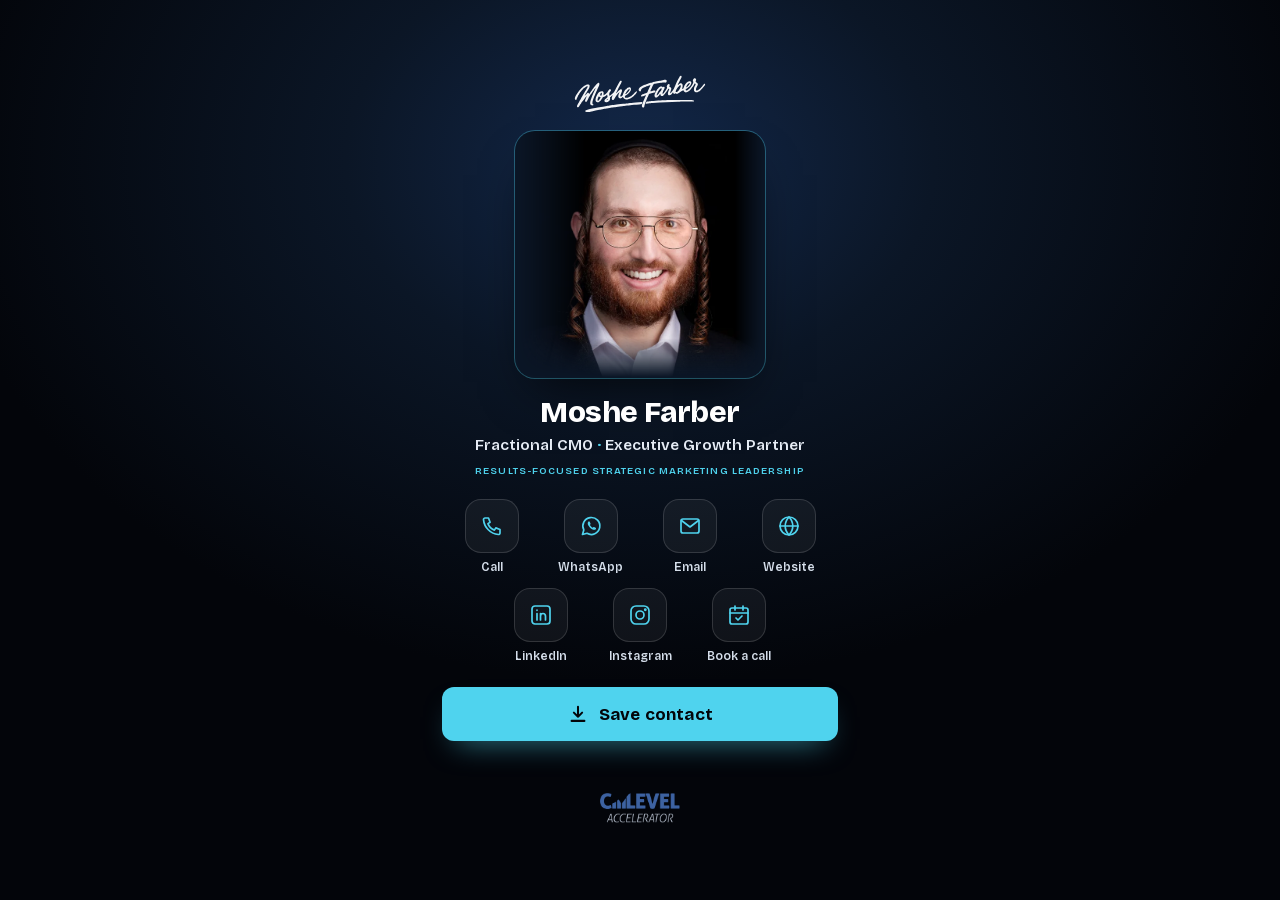
<file: card/index.html>
<!doctype html>
<html lang="en">
<head>
<meta charset="utf-8">
<meta name="viewport" content="width=device-width, initial-scale=1, viewport-fit=cover">
<meta name="robots" content="noindex, follow">
<link rel="canonical" href="https://moshefarber.com/card/">
<title>Moshe Farber · Digital Business Card</title>
<meta name="description" content="Moshe Farber, Fractional CMO &middot; Executive Growth Partner. Call, WhatsApp, email, or save his contact.">
<meta property="og:type" content="profile">
<meta property="og:title" content="Moshe Farber · Digital Business Card">
<meta property="og:description" content="Tap to call, WhatsApp, email or save my contact.">
<meta property="og:image" content="https://moshefarber.com/card/og-card.png?v=1">
<meta property="og:image:width" content="1200">
<meta property="og:image:height" content="630">
<meta property="og:url" content="https://moshefarber.com/card/">
<meta name="theme-color" content="#03050A">
<link rel="icon" href="../img/favicon.svg?v=24" type="image/svg+xml">
<link rel="icon" href="../img/favicon-32.png?v=24" type="image/png" sizes="32x32">
<link rel="apple-touch-icon" href="../img/apple-touch-icon.png?v=24" sizes="180x180">
<link rel="preload" href="../fonts/Bricolage-normal.woff2" as="font" type="font/woff2" crossorigin>
<link rel="preload" href="../img/moshe-hero-wide-640.webp" as="image" type="image/webp">
<style>
@font-face{font-family:"Bricolage";src:url(../fonts/Bricolage-normal.woff2) format("woff2");font-weight:400 800;font-display:swap}
@font-face{font-family:"Madefor";src:url(../fonts/Madefor-normal.woff2) format("woff2");font-weight:400 800;font-display:swap}
:root{--black:#03050A;--navy:#0B1626;--cyan:#4FD3EE;--h:"Bricolage",system-ui,sans-serif;--b:"Madefor",system-ui,sans-serif}
*{box-sizing:border-box}
html{-webkit-text-size-adjust:100%}
body{margin:0;min-height:100vh;min-height:100svh;font-family:var(--b);color:#fff;background:var(--black);
background:radial-gradient(700px 520px at 50% 18%,#13284A 0%,var(--navy) 42%,var(--black) 100%) fixed;-webkit-font-smoothing:antialiased}
a{color:inherit;-webkit-tap-highlight-color:transparent}
.card{max-width:440px;margin:0 auto;padding:calc(18px + env(safe-area-inset-top)) 22px calc(22px + env(safe-area-inset-bottom));display:flex;flex-direction:column;align-items:center;min-height:100svh}
.sig{display:block;height:42px;width:auto;margin:0 auto 16px;opacity:.95}
.photo{width:min(62vw,250px);aspect-ratio:1080/1067;border-radius:20px;overflow:hidden;box-shadow:0 0 0 1px rgba(79,211,238,.35),0 24px 48px -20px rgba(0,0,0,.8);background:#0B1626}
.photo img{display:block;width:100%;height:100%;object-fit:contain}
h1{font-family:var(--h);font-weight:800;font-size:30px;line-height:1.1;letter-spacing:-.015em;margin:18px 0 6px;text-align:center}
.title{font-family:var(--h);font-weight:600;font-size:15.5px;line-height:1.35;margin:0;text-align:center;color:#E6ECF5}
.title .dot{color:var(--cyan);padding:0 .25em}
.tag{font-family:var(--h);font-weight:600;font-size:10px;letter-spacing:.11em;text-transform:uppercase;color:var(--cyan);margin:9px 0 0;text-align:center}
.links{list-style:none;margin:22px 0 0;padding:0;width:100%;display:flex;flex-wrap:wrap;justify-content:center;row-gap:14px}
.links li{width:25%;display:flex;justify-content:center}
.links a{display:flex;flex-direction:column;align-items:center;gap:7px;text-decoration:none;width:100%;max-width:84px}
.ic{width:54px;height:54px;border-radius:16px;display:flex;align-items:center;justify-content:center;background:rgba(255,255,255,.05);border:1px solid rgba(255,255,255,.14);transition:background .2s,border-color .2s,transform .15s}
.ic svg{width:24px;height:24px;fill:none;stroke:var(--cyan);stroke-width:1.7;stroke-linecap:round;stroke-linejoin:round}
.ic svg [fill="currentColor"]{fill:var(--cyan)}
.lb{font-family:var(--h);font-weight:600;font-size:12px;line-height:1.2;color:#D5DEEA;text-align:center;white-space:nowrap}
.links a:hover .ic,.links a:focus-visible .ic{background:rgba(79,211,238,.12);border-color:var(--cyan)}
.links a:active .ic{transform:scale(.94)}
.save{margin-top:24px;width:100%;display:flex;align-items:center;justify-content:center;gap:10px;background:var(--cyan);color:var(--black);font-family:var(--h);font-weight:700;font-size:17px;letter-spacing:.01em;text-decoration:none;padding:16px 20px;border-radius:12px;box-shadow:0 14px 30px -14px rgba(79,211,238,.6);transition:background .2s,transform .15s}
.save svg{width:22px;height:22px;fill:none;stroke:currentColor;stroke-width:2.2;stroke-linecap:round;stroke-linejoin:round}
.save:hover{background:#7FE1F4}.save:active{transform:scale(.98)}
:focus-visible{outline:3px solid var(--cyan);outline-offset:3px;border-radius:12px}
.foot{margin-top:auto;padding-top:24px;display:flex;flex-direction:column;align-items:center;gap:8px}
.foot img{height:30px;width:auto;opacity:.9}
@media (max-height:740px){.photo{width:min(44vw,190px)}.sig{height:36px;margin-bottom:12px}h1{font-size:27px;margin-top:14px}.links{margin-top:18px;row-gap:12px}.save{margin-top:20px}}
@media (min-width:700px){.card{justify-content:center;padding-top:40px;padding-bottom:40px}.foot{margin-top:28px}}
</style>
<script async src="https://www.googletagmanager.com/gtag/js?id=G-9JLHMLZJFP"></script>
<script>window.dataLayer=window.dataLayer||[];function gtag(){dataLayer.push(arguments);}gtag('js',new Date());gtag('config','G-9JLHMLZJFP');</script>
</head>
<body>
<main class="card">
  <img class="sig" src="../img/logo-horizontal.svg" alt="Moshe Farber signature" width="1442" height="444">
  <div class="photo">
    <picture>
      <source type="image/webp" srcset="../img/moshe-hero-wide-640.webp 640w, ../img/moshe-hero-wide.webp 1080w" sizes="250px">
      <img src="../img/moshe-hero-wide.webp" alt="Moshe Farber" width="1080" height="1067" fetchpriority="high">
    </picture>
  </div>
  <h1>Moshe Farber</h1>
  <p class="title">Fractional CMO<span class="dot">&middot;</span>Executive Growth Partner</p>
  <p class="tag">Results-Focused Strategic Marketing Leadership</p>
  <nav aria-label="Contact Moshe">
    <ul class="links">
      <li><a href="tel:+13472438422"><span class="ic"><svg viewBox="0 0 24 24" aria-hidden="true"><path d="M5 4h3.5l1.6 4.2-2.2 1.4a11 11 0 0 0 6.5 6.5l1.4-2.2L20 15.5V19a1.5 1.5 0 0 1-1.6 1.5A16.5 16.5 0 0 1 3.5 5.6 1.5 1.5 0 0 1 5 4z"/></svg></span><span class="lb">Call</span></a></li>
      <li><a href="https://wa.me/13472438422" target="_blank" rel="noopener"><span class="ic"><svg viewBox="0 0 24 24" aria-hidden="true"><path d="M3.5 20.5l1.3-4.6A8.5 8.5 0 1 1 8 19.3z"/><path d="M9 8.2c.2-.5.5-.6.8-.6h.5c.2 0 .4.1.5.4l.7 1.6c.1.3 0 .5-.1.7l-.5.6c.6 1.2 1.6 2.2 2.8 2.8l.6-.5c.2-.2.4-.2.7-.1l1.6.7c.3.1.4.3.4.5v.5c0 .3-.1.6-.6.8-.6.3-1.6.5-3.4-.4a8.6 8.6 0 0 1-3.6-3.6c-.9-1.8-.7-2.8-.4-3.4z" fill="currentColor" stroke="none"/></svg></span><span class="lb">WhatsApp</span></a></li>
      <li><a href="mailto:Moshe@CLevelAccelerator.com"><span class="ic"><svg viewBox="0 0 24 24" aria-hidden="true"><rect x="3" y="5" width="18" height="14" rx="2"/><path d="M3.5 6.5l8.5 6.5 8.5-6.5"/></svg></span><span class="lb">Email</span></a></li>
      <li><a href="https://moshefarber.com" target="_blank" rel="noopener"><span class="ic"><svg viewBox="0 0 24 24" aria-hidden="true"><circle cx="12" cy="12" r="9"/><path d="M3 12h18M12 3c2.5 2.6 3.8 5.6 3.8 9s-1.3 6.4-3.8 9c-2.5-2.6-3.8-5.6-3.8-9S9.5 5.6 12 3z"/></svg></span><span class="lb">Website</span></a></li>
      <li><a href="https://www.linkedin.com/in/mofarber" target="_blank" rel="noopener"><span class="ic"><svg viewBox="0 0 24 24" aria-hidden="true"><rect x="3" y="3" width="18" height="18" rx="3"/><path d="M8 10.5V17M8 7.2v.1M11.5 17v-6.5M11.5 13.2c0-1.6 1.1-2.7 2.5-2.7s2.5 1 2.5 2.7V17"/></svg></span><span class="lb">LinkedIn</span></a></li>
      <li><a href="https://www.instagram.com/moshe_farber" target="_blank" rel="noopener"><span class="ic"><svg viewBox="0 0 24 24" aria-hidden="true"><rect x="3" y="3" width="18" height="18" rx="5"/><circle cx="12" cy="12" r="4"/><circle cx="17.3" cy="6.7" r=".6" fill="currentColor"/></svg></span><span class="lb">Instagram</span></a></li>
      <li><a href="https://calendly.com/moshef" target="_blank" rel="noopener"><span class="ic"><svg viewBox="0 0 24 24" aria-hidden="true"><rect x="3" y="5" width="18" height="16" rx="2"/><path d="M3 10h18M8 3v4M16 3v4M9 15l2 2 4-4"/></svg></span><span class="lb">Book a call</span></a></li>
    </ul>
  </nav>
  <a class="save" href="moshe-farber.vcf" download="Moshe-Farber.vcf" type="text/vcard"><svg viewBox="0 0 24 24" aria-hidden="true"><path d="M12 4v11M7.5 10.5L12 15l4.5-4.5M5 19.5h14"/></svg>Save contact</a>
  <div class="foot">
    <a href="https://moshefarber.com" aria-label="C-Level Accelerator"><img src="../img/c-level-accelerator.png" alt="C-Level Accelerator" width="236" height="89" loading="lazy"></a>
  </div>
</main>
</body>
</html>
</file>
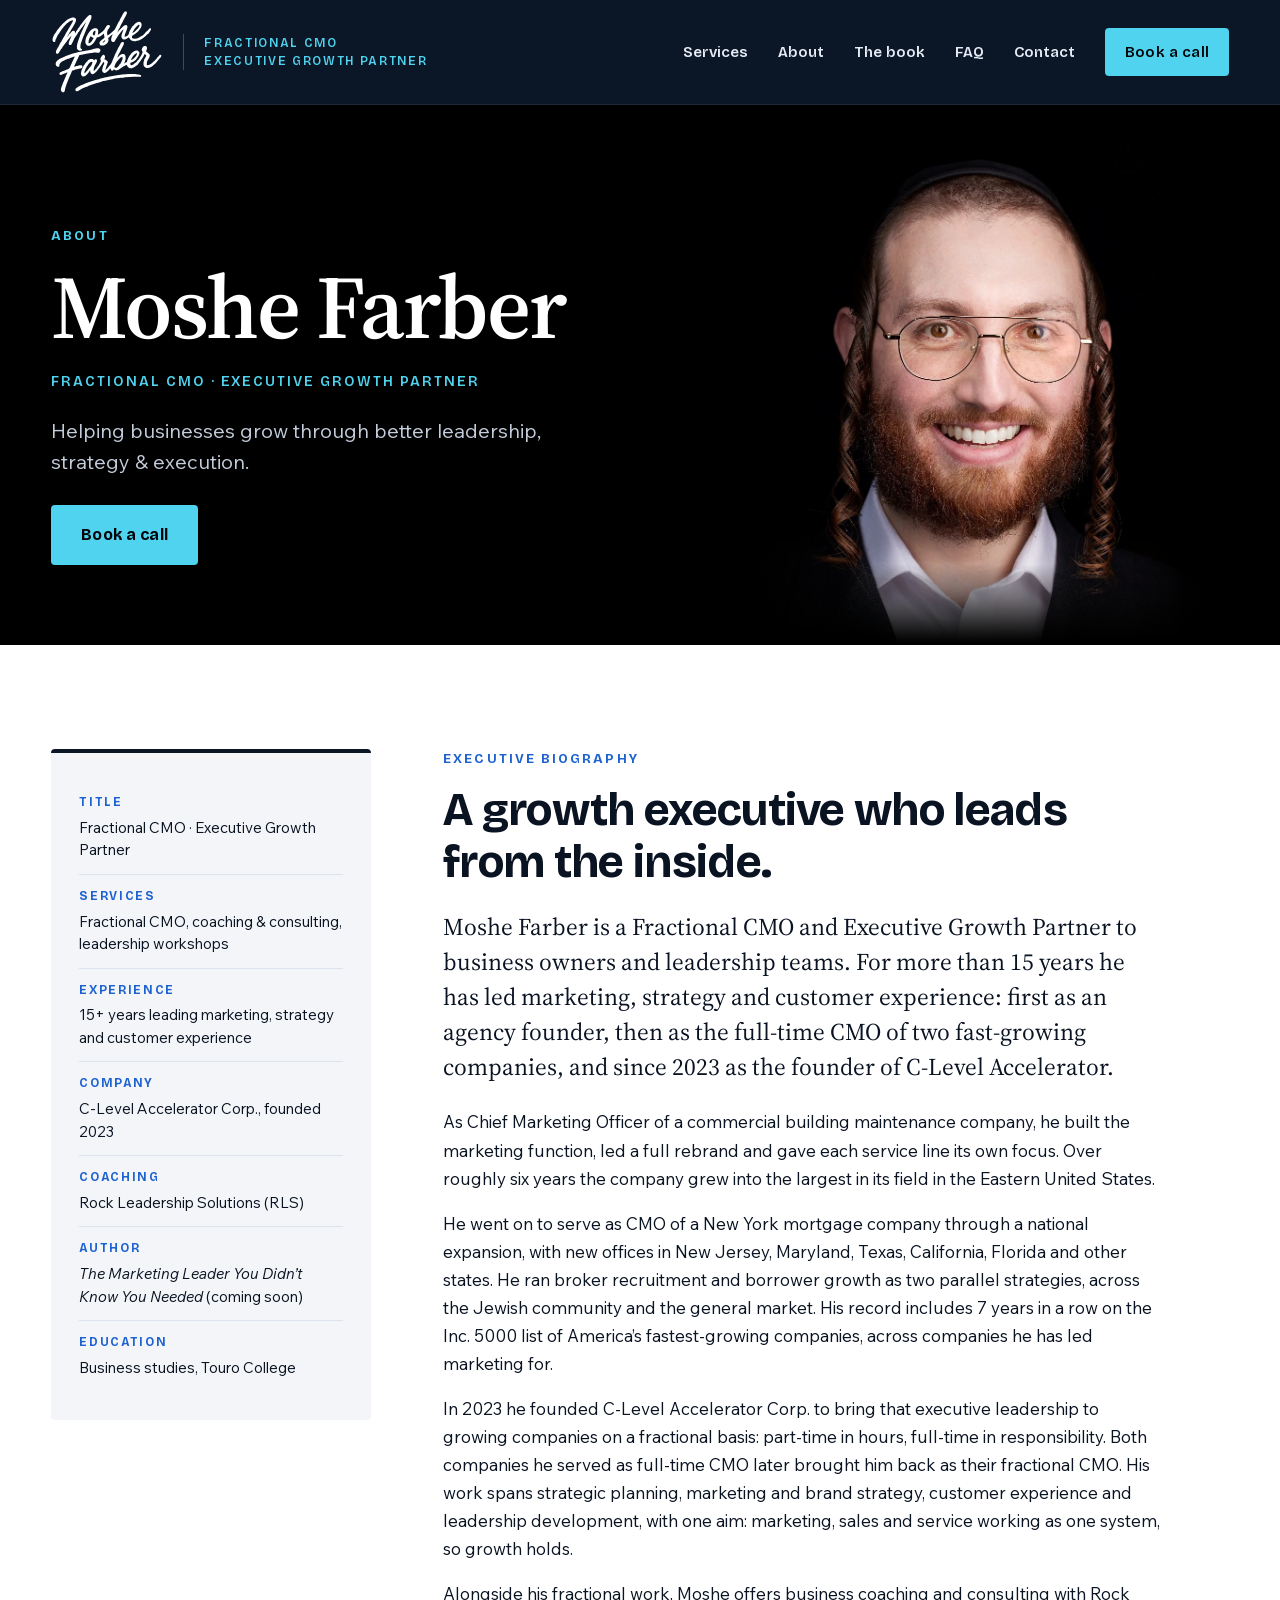
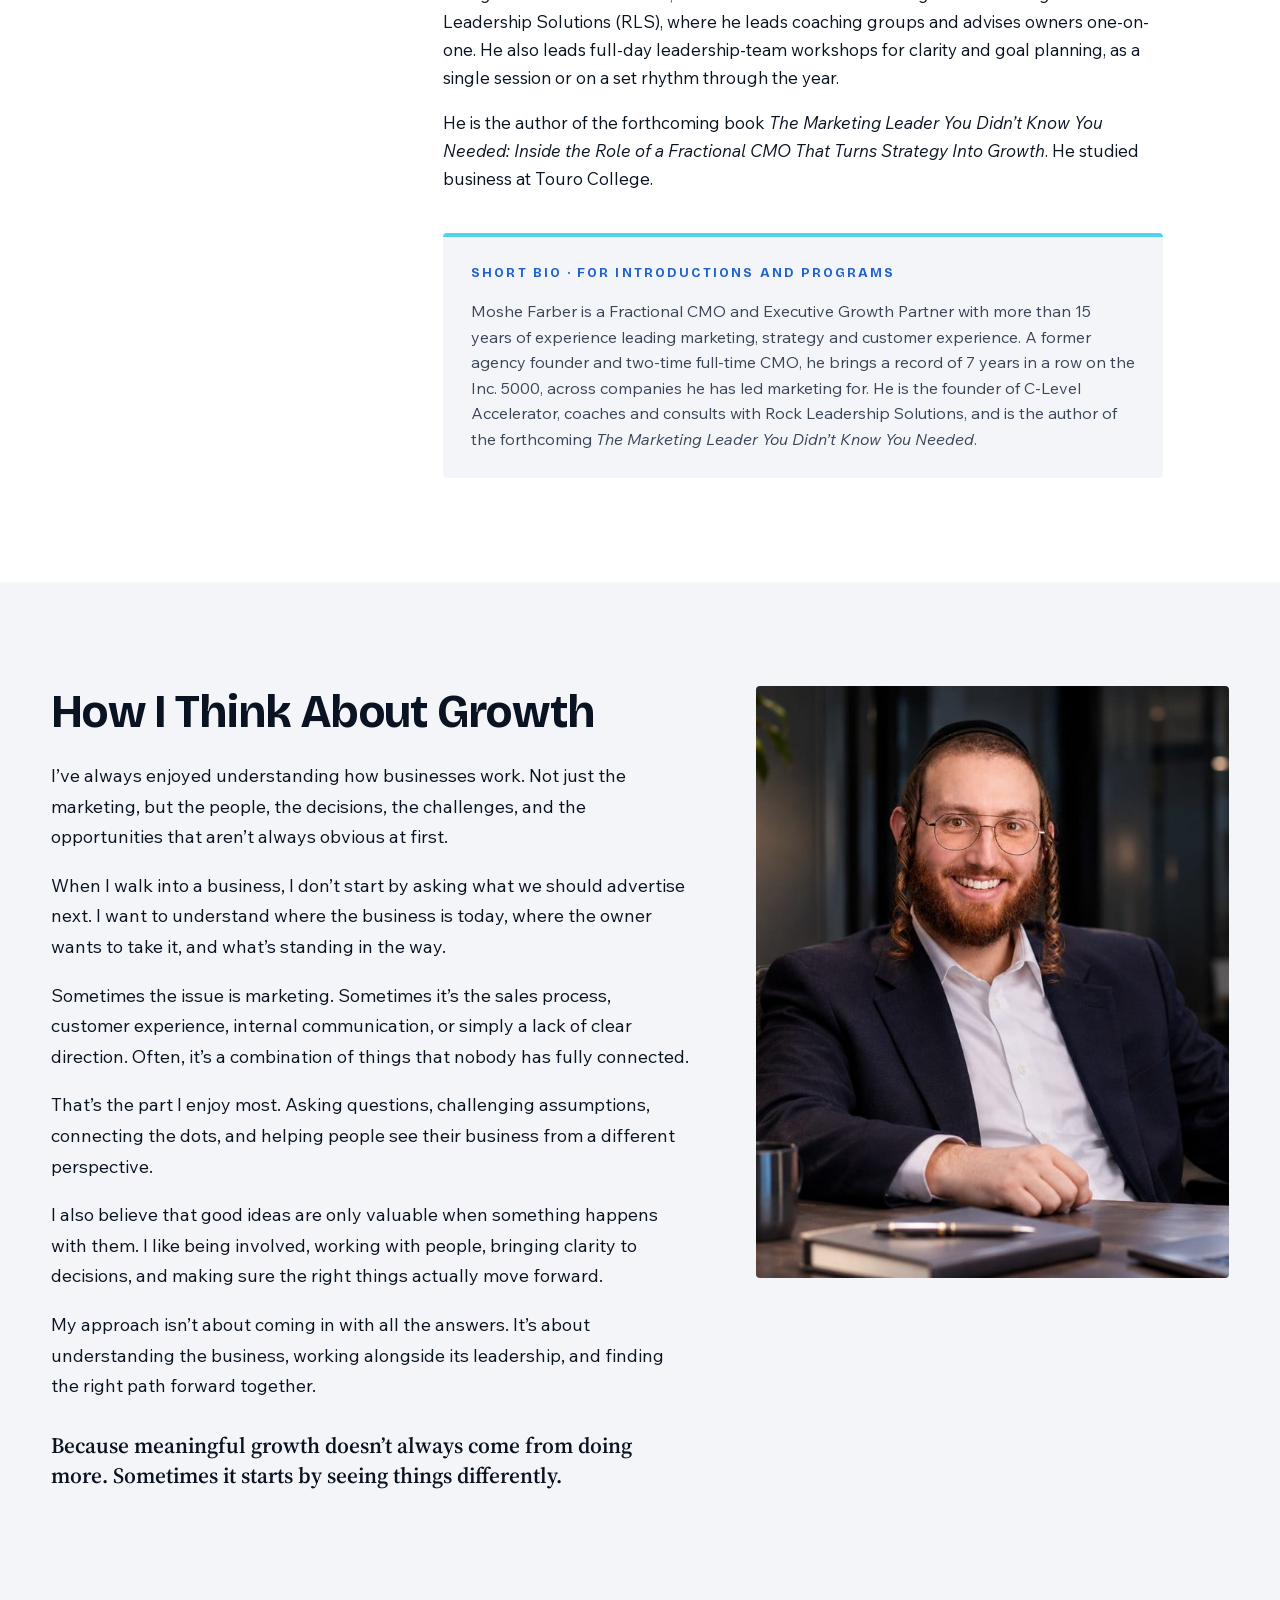
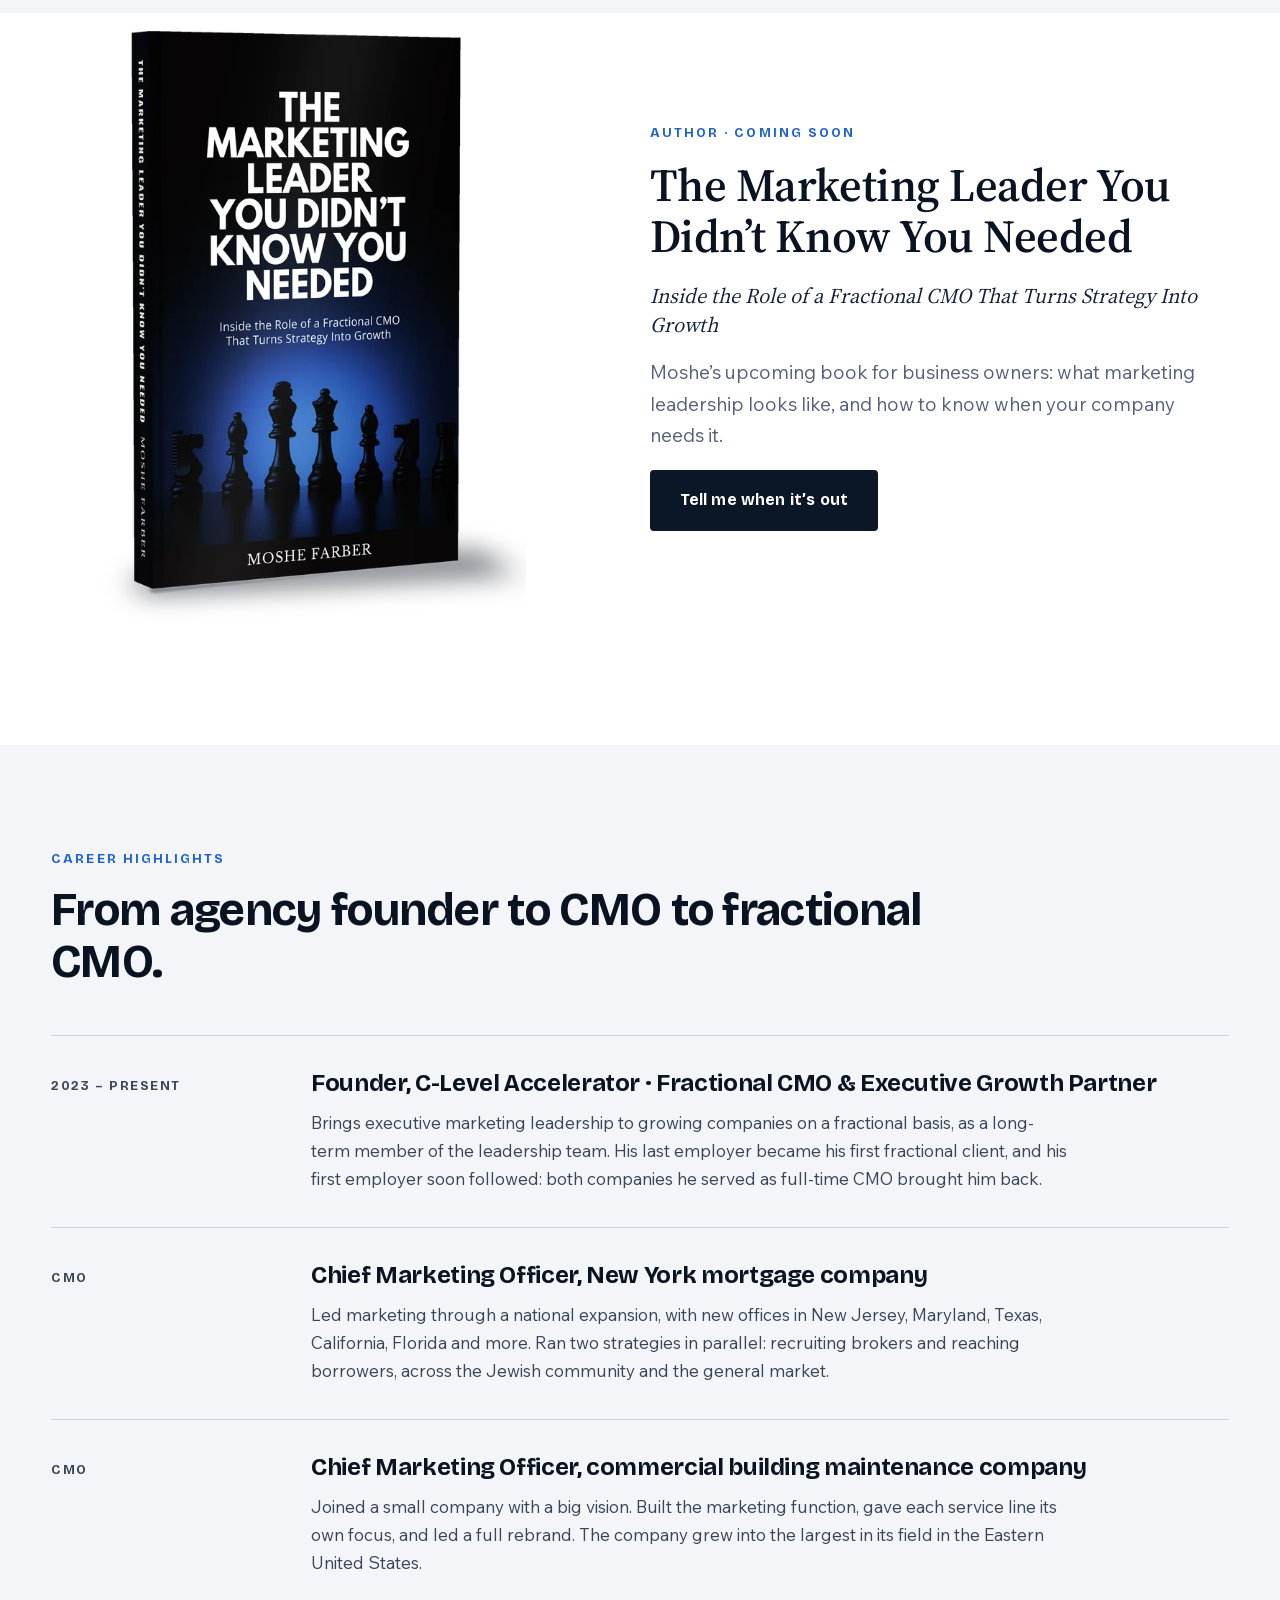
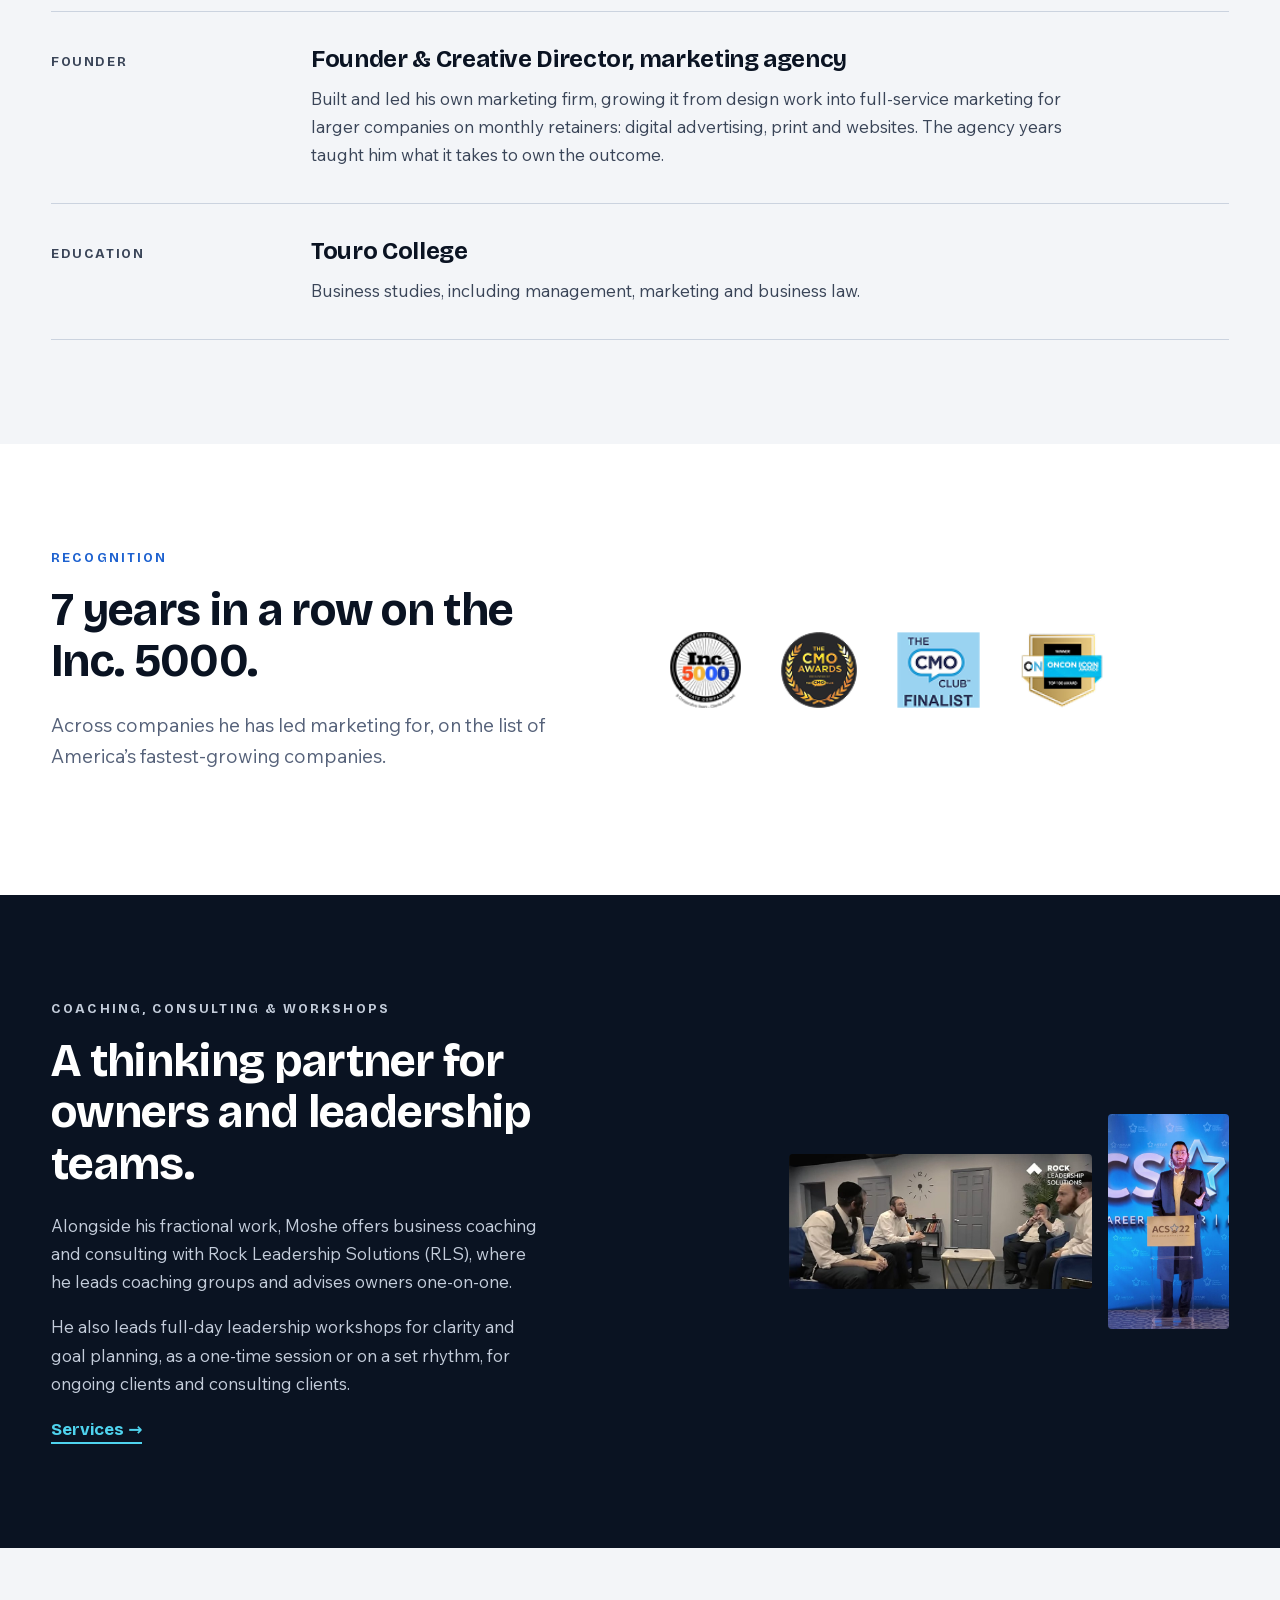
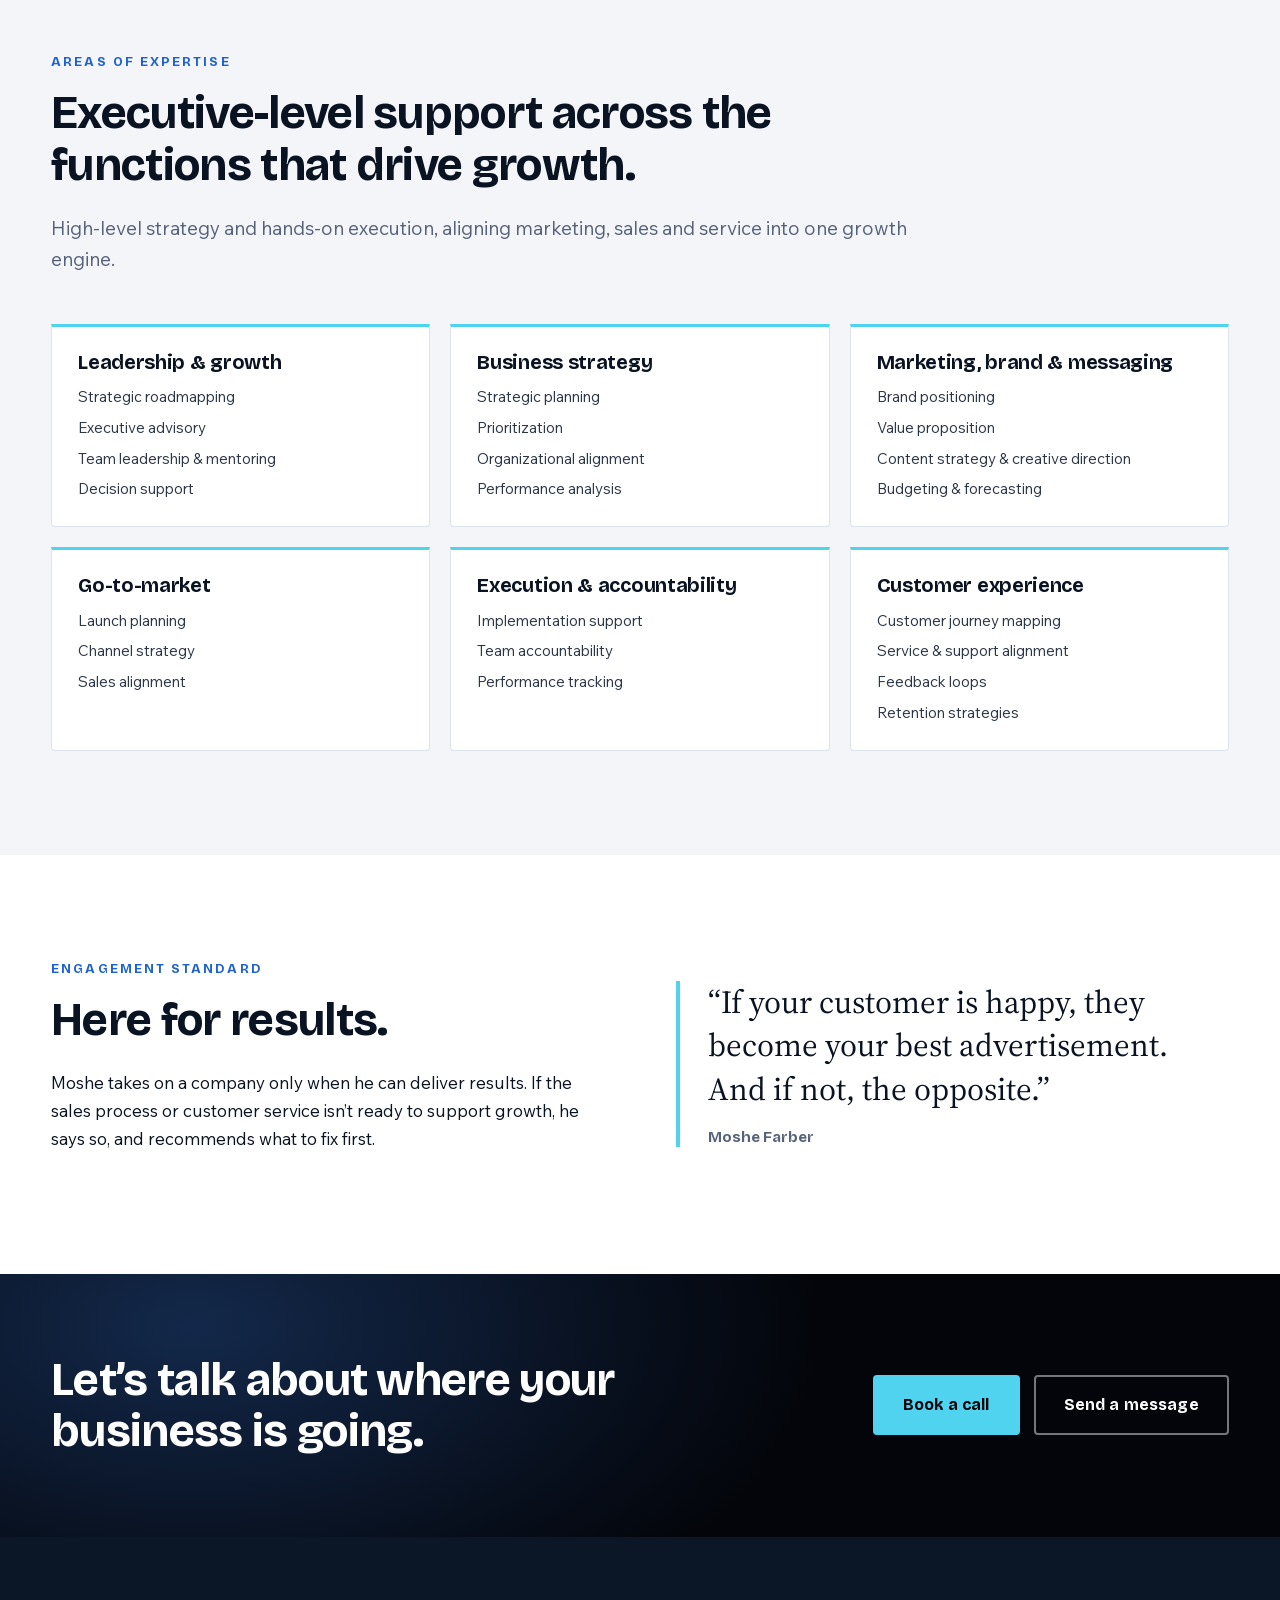
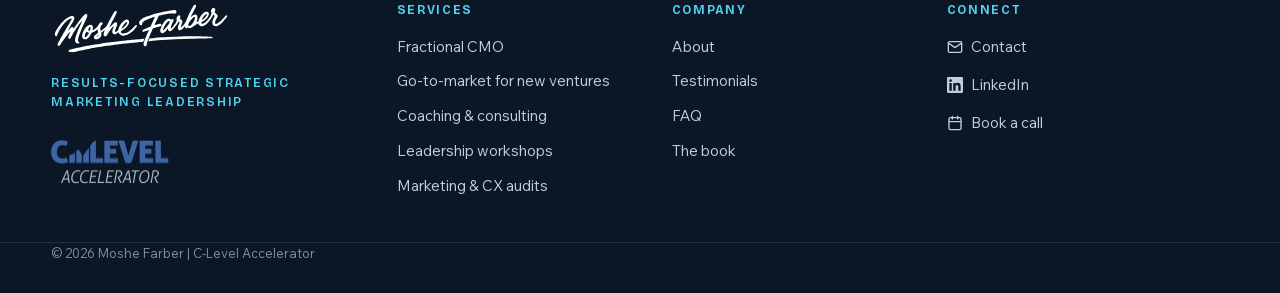
<file: about.html>
<!doctype html>
<html lang="en">
<head>
<!-- Google tag (gtag.js) -->
<script async src="https://www.googletagmanager.com/gtag/js?id=G-9JLHMLZJFP"></script>
<script>
  window.dataLayer = window.dataLayer || [];
  function gtag(){dataLayer.push(arguments);}
  gtag('js', new Date());

  gtag('config', 'G-9JLHMLZJFP');
</script>
<meta charset="utf-8">
<meta name="viewport" content="width=device-width, initial-scale=1">
<title>About Moshe Farber | Fractional CMO &middot; Executive Growth Partner</title>
<meta name="description" content="Biography of Moshe Farber, Fractional CMO &amp; Executive Growth Partner: agency founder, two-time full-time CMO and founder of C-Level Accelerator.">
<link rel="canonical" href="https://moshefarber.com/about.html">
<meta property="og:type" content="profile">
<meta property="og:site_name" content="Moshe Farber">
<meta property="og:title" content="About Moshe Farber | Fractional CMO &middot; Executive Growth Partner">
<meta property="og:description" content="Executive biography of Moshe Farber, Fractional CMO &middot; Executive Growth Partner and founder of C-Level Accelerator.">
<meta property="og:url" content="https://moshefarber.com/about.html">
<meta property="og:image" content="https://moshefarber.com/og.png?v=22">
<meta property="og:image:width" content="1200">
<meta property="og:image:height" content="630">
<meta name="twitter:card" content="summary_large_image">
<meta property="og:locale" content="en_US">
<meta property="og:image:alt" content="Moshe Farber, Fractional CMO · Executive Growth Partner">
<meta name="twitter:title" content="About Moshe Farber | Fractional CMO &middot; Executive Growth Partner">
<meta name="twitter:description" content="Executive biography of Moshe Farber, Fractional CMO &middot; Executive Growth Partner and founder of C-Level Accelerator.">
<meta name="twitter:image" content="https://moshefarber.com/og.png?v=22">
<meta name="robots" content="index, follow, max-image-preview:large">
<link rel="alternate" type="text/plain" href="https://moshefarber.com/llms.txt" title="llms.txt">
<meta name="theme-color" content="#0B1626">
<link rel="icon" href="img/favicon.svg?v=25" type="image/svg+xml">
<link rel="icon" href="img/favicon-32.png?v=25" type="image/png" sizes="32x32">
<link rel="apple-touch-icon" href="img/apple-touch-icon.png?v=25" sizes="180x180">
<link rel="preload" href="fonts/Bricolage-normal.woff2" as="font" type="font/woff2" crossorigin>
<link rel="stylesheet" href="styles.css?v=25">
<script type="application/ld+json">
{
 "@context": "https://schema.org",
 "@graph": [
  {
   "@type": "Person",
   "@id": "https://moshefarber.com/#person",
   "name": "Moshe Farber",
   "jobTitle": "Fractional CMO · Executive Growth Partner",
   "url": "https://moshefarber.com/",
   "image": "https://moshefarber.com/img/moshe-office-portrait.jpg",
   "description": "Moshe Farber is a Fractional CMO and Executive Growth Partner to business owners and leadership teams, leading marketing, strategy and customer experience through C-Level Accelerator.",
   "sameAs": [
    "https://www.linkedin.com/in/mofarber",
    "https://www.instagram.com/moshe_farber/"
   ],
   "worksFor": {
    "@id": "https://moshefarber.com/#organization"
   },
   "alumniOf": {
    "@type": "CollegeOrUniversity",
    "name": "Touro College"
   },
   "knowsAbout": [
    "Fractional CMO",
    "Marketing leadership",
    "Business strategy",
    "Go-to-market",
    "Customer experience",
    "Brand and messaging",
    "Leadership development"
   ]
  },
  {
   "@type": "Organization",
   "@id": "https://moshefarber.com/#organization",
   "name": "C-Level Accelerator Corp.",
   "alternateName": "C-Level Accelerator",
   "url": "https://moshefarber.com/",
   "logo": "https://moshefarber.com/img/c-level-accelerator.png",
   "foundingDate": "2023",
   "founder": {
    "@id": "https://moshefarber.com/#person"
   },
   "description": "C-Level Accelerator provides fractional CMO leadership, go-to-market for new ventures, coaching and consulting, and leadership-team workshops for growing companies.",
   "sameAs": [
    "https://clevelaccelerator.com/"
   ]
  },
  {
   "@type": "WebSite",
   "@id": "https://moshefarber.com/#website",
   "name": "Moshe Farber",
   "url": "https://moshefarber.com/",
   "inLanguage": "en",
   "publisher": {
    "@id": "https://moshefarber.com/#person"
   },
   "about": {
    "@id": "https://moshefarber.com/#person"
   }
  },
  {
   "@type": "ProfilePage",
   "@id": "https://moshefarber.com/about.html#webpage",
   "url": "https://moshefarber.com/about.html",
   "name": "About Moshe Farber | Fractional CMO · Executive Growth Partner",
   "isPartOf": {
    "@id": "https://moshefarber.com/#website"
   },
   "mainEntity": {
    "@id": "https://moshefarber.com/#person"
   },
   "inLanguage": "en"
  }
 ]
}
</script>
</head>
<body>
<a class="skip" href="#main">Skip to content</a>
<header class="nav" id="top">
  <div class="wrap nav-in">
    <a class="brand" href="index.html" aria-label="Moshe Farber, home">
      <img class="brand-stack" draggable="false" src="img/logo-mark.svg" alt="Moshe Farber" width="748" height="561">
      <img class="brand-h" draggable="false" src="img/logo-horizontal.svg" alt="" aria-hidden="true" width="1442" height="444">
      <span class="brand-tag">Fractional CMO<br>Executive Growth Partner</span>
    </a>
    <a class="btn btn-cyan btn-sm nav-cta" href="https://calendly.com/moshef" target="_blank" rel="noopener">Book a call</a>
    <button class="menu-btn" type="button" aria-expanded="false" aria-controls="menu"><span class="sr">Menu</span><span class="bars" aria-hidden="true"></span></button>
    <nav id="menu" class="menu" aria-label="Main">
      <a href="index.html#services">Services</a>
      <a href="about.html">About</a>
      <a href="index.html#book">The book</a>
      <a href="index.html#faq">FAQ</a>
      <a href="index.html#contact">Contact</a>
      <a class="btn btn-cyan btn-sm" href="https://calendly.com/moshef" target="_blank" rel="noopener">Book a call</a>
    </nav>
  </div>
</header>
<main id="main">
<section class="page-hero">
  <div class="wrap page-hero-in">
    <div class="ph-copy">
      <p class="eyebrow light">About</p>
      <h1 class="name">Moshe Farber</h1>
      <p class="ph-role">Fractional CMO &middot; Executive Growth Partner</p>
      <p class="lead">Helping businesses grow through better leadership, strategy &amp; execution.</p>
      <div class="hero-actions">
        <a class="btn btn-cyan" href="https://calendly.com/moshef" target="_blank" rel="noopener">Book a call</a>
      </div>
    </div>
    <div class="ph-photo"><img draggable="false" src="img/moshe-hero-wide.webp" alt="Moshe Farber" width="1080" height="1067"></div>
  </div>
</section>

<section class="section" aria-labelledby="bio-h">
  <div class="wrap bio">
    <aside class="bio-facts" aria-label="At a glance">
      <dl>
        <div><dt>Title</dt><dd>Fractional CMO &middot; Executive Growth Partner</dd></div>
        <div><dt>Services</dt><dd>Fractional CMO, coaching &amp; consulting, leadership workshops</dd></div>
        <div><dt>Experience</dt><dd>15+ years leading marketing, strategy and customer experience</dd></div>
        <div><dt>Company</dt><dd>C-Level Accelerator Corp., founded 2023</dd></div>
        <div><dt>Coaching</dt><dd>Rock Leadership Solutions (RLS)</dd></div>
        <div><dt>Author</dt><dd><em>The Marketing Leader You Didn&rsquo;t Know You Needed</em> (coming soon)</dd></div>
        <div><dt>Education</dt><dd>Business studies, Touro College</dd></div>
      </dl>
    </aside>
    <div class="bio-main">
      <p class="eyebrow">Executive biography</p>
      <h2 id="bio-h">A growth executive who leads from the inside.</h2>
      <p class="bio-lead">Moshe Farber is a Fractional CMO and Executive Growth Partner to business owners and leadership teams. For more than 15 years he has led marketing, strategy and customer experience: first as an agency founder, then as the full-time CMO of two fast-growing companies, and since 2023 as the founder of C-Level Accelerator.</p>
      <p>As Chief Marketing Officer of a commercial building maintenance company, he built the marketing function, led a full rebrand and gave each service line its own focus. Over roughly six years the company grew into the largest in its field in the Eastern United States.</p>
      <p>He went on to serve as CMO of a New York mortgage company through a national expansion, with new offices in New Jersey, Maryland, Texas, California, Florida and other states. He ran broker recruitment and borrower growth as two parallel strategies, across the Jewish community and the general market. His record includes 7 years in a row on the Inc.&nbsp;5000 list of America&rsquo;s fastest-growing companies, across companies he has led marketing for.</p>
      <p>In 2023 he founded C-Level Accelerator Corp. to bring that executive leadership to growing companies on a fractional basis: part-time in hours, full-time in responsibility. Both companies he served as full-time CMO later brought him back as their fractional CMO. His work spans strategic planning, marketing and brand strategy, customer experience and leadership development, with one aim: marketing, sales and service working as one system, so growth holds.</p>
      <p>Alongside his fractional work, Moshe offers business coaching and consulting with Rock Leadership Solutions (RLS), where he leads coaching groups and advises owners one-on-one. He also leads full-day leadership-team workshops for clarity and goal planning, as a single session or on a set rhythm through the year.</p>
      <p>He is the author of the forthcoming book <em>The Marketing Leader You Didn&rsquo;t Know You Needed: Inside the Role of a Fractional CMO That Turns Strategy Into Growth</em>. He studied business at Touro College.</p>
      <div class="shortbio">
        <p class="eyebrow">Short bio &middot; for introductions and programs</p>
        <p>Moshe Farber is a Fractional CMO and Executive Growth Partner with more than 15 years of experience leading marketing, strategy and customer experience. A former agency founder and two-time full-time CMO, he brings a record of 7 years in a row on the Inc.&nbsp;5000, across companies he has led marketing for. He is the founder of C-Level Accelerator, coaches and consults with Rock Leadership Solutions, and is the author of the forthcoming <em>The Marketing Leader You Didn&rsquo;t Know You Needed</em>.</p>
      </div>
    </div>
  </div>
</section>

<section class="section alt think" aria-labelledby="think-h">
  <div class="wrap think-grid">
    <div class="think-text">
      <h2 id="think-h">How I Think About Growth</h2>
      <p>I&rsquo;ve always enjoyed understanding how businesses work. Not just the marketing, but the people, the decisions, the challenges, and the opportunities that aren&rsquo;t always obvious at first.</p>
      <p>When I walk into a business, I don&rsquo;t start by asking what we should advertise next. I want to understand where the business is today, where the owner wants to take it, and what&rsquo;s standing in the way.</p>
      <p>Sometimes the issue is marketing. Sometimes it&rsquo;s the sales process, customer experience, internal communication, or simply a lack of clear direction. Often, it&rsquo;s a combination of things that nobody has fully connected.</p>
      <p>That&rsquo;s the part I enjoy most. Asking questions, challenging assumptions, connecting the dots, and helping people see their business from a different perspective.</p>
      <p>I also believe that good ideas are only valuable when something happens with them. I like being involved, working with people, bringing clarity to decisions, and making sure the right things actually move forward.</p>
      <p>My approach isn&rsquo;t about coming in with all the answers. It&rsquo;s about understanding the business, working alongside its leadership, and finding the right path forward together.</p>
      <p class="think-close">Because meaningful growth doesn&rsquo;t always come from doing more. Sometimes it starts by seeing things differently.</p>
    </div>
    <figure class="think-photo"><img draggable="false" src="img/moshe-office-portrait.jpg" alt="Moshe Farber in a modern office" width="1200" height="800" loading="lazy"></figure>
  </div>
</section>

<section class="section bookband bio-book" aria-labelledby="book-h">
  <div class="wrap book-in">
    <div class="bookshot">
      <picture>
        <source type="image/webp" srcset="img/book-mockup-640.webp 640w, img/book-mockup.webp 1029w" sizes="(max-width: 900px) 78vw, 460px">
        <img draggable="false" src="img/book-mockup.webp" alt="The Marketing Leader You Didn&rsquo;t Know You Needed: Inside the Role of a Fractional CMO That Turns Strategy Into Growth, by Moshe Farber. Book cover." width="1029" height="1404" loading="lazy" decoding="async">
      </picture>
    </div>
    <div class="book-copy">
      <p class="eyebrow">Author &middot; Coming soon</p>
      <h2 id="book-h">The Marketing Leader You Didn&rsquo;t Know You Needed</h2>
      <p class="book-sub">Inside the Role of a Fractional CMO That Turns Strategy Into Growth</p>
      <p class="sec-lead">Moshe&rsquo;s upcoming book for business owners: what marketing leadership looks like, and how to know when your company needs it.</p>
      <a class="btn btn-dark" href="index.html?topic=book#contact">Tell me when it&rsquo;s out</a>
    </div>
  </div>
</section>

<section class="section alt" aria-labelledby="career-h">
  <div class="wrap">
    <div class="sec-head">
      <p class="eyebrow">Career highlights</p>
      <h2 id="career-h">From agency founder to CMO to fractional CMO.</h2>
    </div>
    <ol class="career">
      <li>
        <p class="c-when">2023 &ndash; present</p>
        <div>
          <h3>Founder, C-Level Accelerator &middot; Fractional CMO &amp; Executive Growth Partner</h3>
          <p>Brings executive marketing leadership to growing companies on a fractional basis, as a long-term member of the leadership team. His last employer became his first fractional client, and his first employer soon followed: both companies he served as full-time CMO brought him back.</p>
        </div>
      </li>
      <li>
        <p class="c-when">CMO</p>
        <div>
          <h3>Chief Marketing Officer, New York mortgage company</h3>
          <p>Led marketing through a national expansion, with new offices in New Jersey, Maryland, Texas, California, Florida and more. Ran two strategies in parallel: recruiting brokers and reaching borrowers, across the Jewish community and the general market.</p>
        </div>
      </li>
      <li>
        <p class="c-when">CMO</p>
        <div>
          <h3>Chief Marketing Officer, commercial building maintenance company</h3>
          <p>Joined a small company with a big vision. Built the marketing function, gave each service line its own focus, and led a full rebrand. The company grew into the largest in its field in the Eastern United States.</p>
        </div>
      </li>
      <li>
        <p class="c-when">Founder</p>
        <div>
          <h3>Founder &amp; Creative Director, marketing agency</h3>
          <p>Built and led his own marketing firm, growing it from design work into full-service marketing for larger companies on monthly retainers: digital advertising, print and websites. The agency years taught him what it takes to own the outcome.</p>
        </div>
      </li>
      <li>
        <p class="c-when">Education</p>
        <div>
          <h3>Touro College</h3>
          <p>Business studies, including management, marketing and business law.</p>
        </div>
      </li>
    </ol>
  </div>
</section>

<section class="section" aria-labelledby="recog-h">
  <div class="wrap recog">
    <div>
      <p class="eyebrow">Recognition</p>
      <h2 id="recog-h">7 years in a row on the Inc.&nbsp;5000.</h2>
      <p class="sec-lead">Across companies he has led marketing for, on the list of America&rsquo;s fastest-growing companies.</p>
    </div>
    <div class="awards plain">
      <ul class="award-row">
        <li><img draggable="false" src="img/award-inc5000.png" alt="Inc. 5000" width="69" height="74"></li>
        <li><img draggable="false" src="img/award-cmo-awards.png" alt="CMO Awards" width="74" height="74"></li>
        <li><img draggable="false" src="img/award-cmo-club.png" alt="CMO Club" width="75" height="69"></li>
        <li><img draggable="false" src="img/award-oncon.png" alt="OnCon Icon Awards" width="71" height="64"></li>
      </ul>
    </div>
  </div>
</section>

<section class="section dark" aria-labelledby="coach-h">
  <div class="wrap coach-in">
    <div>
      <p class="eyebrow light">Coaching, consulting &amp; workshops</p>
      <h2 id="coach-h">A thinking partner for owners and leadership teams.</h2>
      <p>Alongside his fractional work, Moshe offers business coaching and consulting with Rock Leadership Solutions (RLS), where he leads coaching groups and advises owners one-on-one.</p>
      <p>He also leads full-day leadership workshops for clarity and goal planning, as a one-time session or on a set rhythm, for ongoing clients and consulting clients.</p>
      <a class="textlink light" href="index.html#services">Services &rarr;</a>
    </div>
    <div class="coach-photos">
      <img draggable="false" class="cp-wide" src="img/moshe-rls-discussion-900.jpg" alt="Moshe Farber in a leadership discussion at Rock Leadership Solutions" width="900" height="399" loading="lazy">
      <img draggable="false" class="cp-tall" src="img/moshe-speaking-full.jpg" alt="Moshe Farber speaking from the podium on stage" width="760" height="1349" loading="lazy">
    </div>
  </div>
</section>

<section class="section alt" aria-labelledby="exp-h">
  <div class="wrap">
    <div class="sec-head">
      <p class="eyebrow">Areas of expertise</p>
      <h2 id="exp-h">Executive-level support across the functions that drive growth.</h2>
      <p class="sec-lead">High-level strategy and hands-on execution, aligning marketing, sales and service into one growth engine.</p>
    </div>
    <div class="areas">
      <div class="area"><h3>Leadership &amp; growth</h3><ul><li>Strategic roadmapping</li><li>Executive advisory</li><li>Team leadership &amp; mentoring</li><li>Decision support</li></ul></div>
      <div class="area"><h3>Business strategy</h3><ul><li>Strategic planning</li><li>Prioritization</li><li>Organizational alignment</li><li>Performance analysis</li></ul></div>
      <div class="area"><h3>Marketing, brand &amp; messaging</h3><ul><li>Brand positioning</li><li>Value proposition</li><li>Content strategy &amp; creative direction</li><li>Budgeting &amp; forecasting</li></ul></div>
      <div class="area"><h3>Go-to-market</h3><ul><li>Launch planning</li><li>Channel strategy</li><li>Sales alignment</li></ul></div>
      <div class="area"><h3>Execution &amp; accountability</h3><ul><li>Implementation support</li><li>Team accountability</li><li>Performance tracking</li></ul></div>
      <div class="area"><h3>Customer experience</h3><ul><li>Customer journey mapping</li><li>Service &amp; support alignment</li><li>Feedback loops</li><li>Retention strategies</li></ul></div>
    </div>
  </div>
</section>

<section class="section" aria-labelledby="standard-h">
  <div class="wrap two">
    <div>
      <p class="eyebrow">Engagement standard</p>
      <h2 id="standard-h">Here for results.</h2>
      <p>Moshe takes on a company only when he can deliver results. If the sales process or customer service isn&rsquo;t ready to support growth, he says so, and recommends what to fix first.</p>
    </div>
    <blockquote class="pull">&ldquo;If your customer is happy, they become your best advertisement. And if not, the opposite.&rdquo;<cite>Moshe Farber</cite></blockquote>
  </div>
</section>



<section class="cta slim" aria-labelledby="contact-h">
  <div class="wrap cta-slim">
    <h2 id="contact-h">Let&rsquo;s talk about where your business is going.</h2>
    <div class="hero-actions">
      <a class="btn btn-cyan" href="https://calendly.com/moshef" target="_blank" rel="noopener">Book a call</a>
      <a class="btn btn-ghost" href="index.html#contact">Send a message</a>
    </div>
  </div>
</section>
</main>
<footer class="foot">
  <div class="wrap foot-in">
    <div class="foot-brand">
      <img class="foot-logo" draggable="false" src="img/logo-horizontal.svg" alt="Moshe Farber" width="1442" height="444" loading="lazy">
      <p class="foot-slogan">Results-focused strategic marketing leadership</p>
      <img class="foot-cla" draggable="false" src="img/c-level-accelerator.png" alt="C-Level Accelerator" width="118" height="44" loading="lazy">
    </div>
    <div class="foot-col">
      <p class="foot-h">Services</p>
      <ul class="foot-links">
        <li><a href="index.html#services">Fractional CMO</a></li>
        <li><a href="index.html#services">Go-to-market for new ventures</a></li>
        <li><a href="index.html#services">Coaching &amp; consulting</a></li>
        <li><a href="index.html#workshops">Leadership workshops</a></li>
        <li><a href="index.html#services">Marketing &amp; CX audits</a></li>
      </ul>
    </div>
    <div class="foot-col">
      <p class="foot-h">Company</p>
      <ul class="foot-links">
        <li><a href="about.html">About</a></li>
        <li><a href="index.html#voices">Testimonials</a></li>
        <li><a href="index.html#faq">FAQ</a></li>
        <li><a href="index.html#book">The book</a></li>
      </ul>
    </div>
    <div class="foot-col">
      <p class="foot-h">Connect</p>
      <ul class="foot-links">
        <li><a href="index.html#contact" class="li-link"><svg class="li-ic" viewBox="0 0 24 24" width="16" height="16" aria-hidden="true" fill="none" stroke="currentColor" stroke-width="2" stroke-linecap="round" stroke-linejoin="round"><rect x="2" y="4" width="20" height="16" rx="2"/><path d="m22 6-10 7L2 6"/></svg>Contact</a></li>
        <li><a href="https://www.linkedin.com/in/mofarber" target="_blank" rel="noopener" class="li-link"><svg class="li-ic" viewBox="0 0 24 24" width="16" height="16" aria-hidden="true" fill="currentColor"><path d="M20.45 20.45h-3.56v-5.57c0-1.33-.02-3.04-1.85-3.04-1.85 0-2.14 1.45-2.14 2.94v5.67H9.35V9h3.41v1.56h.05c.48-.9 1.64-1.85 3.37-1.85 3.6 0 4.27 2.37 4.27 5.46v6.28zM5.34 7.43a2.06 2.06 0 1 1 0-4.13 2.06 2.06 0 0 1 0 4.13zM7.12 20.45H3.56V9h3.56v11.45zM22.22 0H1.77C.79 0 0 .77 0 1.73v20.54C0 23.23.79 24 1.77 24h20.45c.98 0 1.78-.77 1.78-1.73V1.73C24 .77 23.2 0 22.22 0z"/></svg>LinkedIn</a></li>
        <li><a href="https://calendly.com/moshef" target="_blank" rel="noopener" class="li-link"><svg class="li-ic" viewBox="0 0 24 24" width="16" height="16" aria-hidden="true" fill="none" stroke="currentColor" stroke-width="2" stroke-linecap="round" stroke-linejoin="round"><rect x="3" y="4" width="18" height="18" rx="2"/><path d="M16 2v4M8 2v4M3 10h18"/></svg>Book a call</a></li>
      </ul>
    </div>
  </div>
  <p class="wrap legal">&copy; 2026 Moshe Farber | C-Level Accelerator</p>
</footer>
<script src="site-config.js?v=25"></script>
<script src="script.js?v=25"></script>
</body>
</html>
</file>
<file: styles.css>
@font-face{font-family:"Bricolage";src:url(fonts/Bricolage-normal.woff2) format("woff2");font-weight:400 800;font-display:swap}
@font-face{font-family:"Madefor";src:url(fonts/Madefor-normal.woff2) format("woff2");font-weight:400 800;font-display:swap}
@font-face{font-family:"Madefor";src:url(fonts/Madefor-italic.woff2) format("woff2");font-style:italic;font-weight:400;font-display:swap}
@font-face{font-family:"SourceSerif";src:url(fonts/SourceSerif.woff2) format("woff2");font-weight:400 700;font-display:swap}
:root{--black:#03050A;--navy:#0B1626;--ink:#0A1322;--ink2:#13213A;--paper:#F3F5F8;--white:#fff;--cyan:#4FD3EE;--blue:#1E62D0;--muted:#56627A;--line:#DDE3EC;
--h:"Bricolage",system-ui,sans-serif;--b:"Madefor",system-ui,sans-serif;--s:"SourceSerif",Georgia,serif;--w:1320px}
*,*::before,*::after{box-sizing:border-box}
html{scroll-behavior:smooth;-webkit-text-size-adjust:100%}
body{margin:0;font-family:var(--b);font-size:17px;line-height:1.65;color:var(--ink);background:var(--white);overflow-x:hidden}
img{max-width:100%;height:auto;display:block}
a{color:inherit}
h1,h2,h3{font-family:var(--h);line-height:1.12;margin:0 0 .5em;letter-spacing:-.015em;color:inherit}
h2{font-size:clamp(30px,3.6vw,46px);font-weight:700}
h3{font-size:21px;font-weight:700}
p{margin:0 0 1em}
.wrap{max-width:var(--w);margin:0 auto;padding:0 28px}
.sr{position:absolute;width:1px;height:1px;overflow:hidden;clip:rect(0 0 0 0);white-space:nowrap}
.skip{position:absolute;left:-999px;top:8px;background:var(--cyan);color:var(--black);padding:8px 14px;z-index:99;border-radius:4px}
.skip:focus{left:8px}
:focus-visible{outline:3px solid var(--cyan);outline-offset:3px;border-radius:3px}
.draftbar{background:#FFE58A;color:#3B2F00;text-align:center;font-size:13px;padding:6px 12px;font-weight:600}
.eyebrow{font-family:var(--h);text-transform:uppercase;letter-spacing:.16em;font-size:13px;font-weight:700;color:var(--blue);margin:0 0 14px}
.eyebrow.light{color:var(--cyan)}
.sec-head{max-width:760px;margin-bottom:48px}
.sec-head.center{margin-left:auto;margin-right:auto;text-align:center}
.sec-lead{font-size:19px;color:var(--muted)}
.lead{font-size:20px;line-height:1.55}
.btn{display:inline-flex;align-items:center;justify-content:center;font-family:var(--h);font-weight:700;font-size:16px;letter-spacing:.01em;text-decoration:none;padding:15px 28px;border-radius:4px;border:2px solid transparent;transition:background .2s,color .2s,border-color .2s;cursor:pointer}
.btn-cyan{background:var(--cyan);color:var(--black)}
.btn-cyan:hover{background:#86E3F5}
.btn-ghost{border-color:rgba(255,255,255,.45);color:#fff}
.btn-ghost:hover{border-color:#fff;background:rgba(255,255,255,.06)}
.btn-dark{background:var(--navy);color:#fff}
.btn-dark:hover{background:var(--blue)}
.btn-sm{padding:10px 18px;font-size:15px}
.textlink{font-family:var(--h);font-weight:700;color:var(--blue);text-decoration:none;border-bottom:2px solid currentColor;padding-bottom:2px}
.textlink.light{color:var(--cyan)}
/* header */
.nav{position:sticky;top:0;z-index:50;background:var(--navy);color:#fff;border-bottom:1px solid rgba(255,255,255,.08)}
.nav-in{display:flex;align-items:center;justify-content:space-between;height:104px;transition:height .25s}
.brand{display:flex;align-items:center;gap:20px;text-decoration:none}
.brand img{width:112px;transition:width .25s}
.brand-tag{font-family:var(--h);font-size:12px;line-height:1.5;letter-spacing:.14em;text-transform:uppercase;color:var(--cyan);border-left:1px solid rgba(255,255,255,.22);padding-left:20px;font-weight:600}
.nav.small .nav-in{height:78px}
.nav.small .brand img{width:84px}
.menu{display:flex;align-items:center;gap:30px}
.menu a{font-family:var(--h);font-weight:600;font-size:15px;text-decoration:none;color:#E6ECF5}
.menu a:hover{color:var(--cyan)}
.menu a.btn{color:var(--black)}
.nav-cta{display:none}
.menu-btn{display:none;background:none;border:0;width:44px;height:44px;cursor:pointer;color:#fff}
.bars,.bars::before,.bars::after{display:block;width:24px;height:2px;background:currentColor;position:relative;margin:auto;transition:transform .2s}
.bars::before,.bars::after{content:"";position:absolute;left:0}
.bars::before{top:-7px}.bars::after{top:7px}
/* hero */
.hero{background:radial-gradient(1200px 600px at 75% 30%,#13284A 0%,var(--black) 60%);color:#fff;overflow:hidden}
.hero-in{display:grid;grid-template-columns:1fr 1.05fr;align-items:center;gap:56px;min-height:620px}
.hero-photo{align-self:end;margin-left:-28px}
.hero-photo img{width:100%;max-height:720px;object-fit:cover;object-position:center top;-webkit-mask-image:linear-gradient(to right,#000 70%,transparent),linear-gradient(to top,transparent,#000 12%);mask-image:linear-gradient(to right,#000 72%,transparent 100%)}
.hero-copy{padding:72px 0}
.hero h1{font-size:clamp(40px,5vw,66px);font-weight:800;margin-bottom:24px}
.hero h1 em{font-style:normal;color:var(--cyan);display:block}
.hero .lead{font-family:var(--h);font-weight:600;font-size:clamp(20px,1.9vw,24px);color:#fff;margin-bottom:14px}
.hero-sub{color:#B9C4D6;font-size:18px;max-width:540px}
.hero-actions{display:flex;gap:14px;flex-wrap:wrap;margin-top:28px}
/* proof */
.proof{background:var(--navy);color:#fff;padding:44px 0}
.proof-in{display:grid;grid-template-columns:1fr;gap:32px;align-items:center}
.proof .awards{display:flex;align-items:center;gap:24px;flex-wrap:wrap;border-top:1px solid rgba(255,255,255,.1);padding-top:28px}
.proof .awards p{margin:0}
.stats{list-style:none;margin:0;padding:0;display:grid;grid-template-columns:repeat(3,1fr);gap:28px}
.stats li{border-left:2px solid var(--cyan);padding-left:20px}
.stats b{display:block;font-family:var(--h);font-size:30px;line-height:1;font-weight:800;margin-bottom:8px}
.stats span{color:#B9C4D6;font-size:15px;line-height:1.5;display:block}
.awards p{font-family:var(--h);font-size:12px;letter-spacing:.16em;text-transform:uppercase;color:#8FA0BA;margin:0 0 12px}
.award-row{list-style:none;margin:0;padding:0;display:flex;gap:14px;flex-wrap:wrap;align-items:center}
.award-row li{background:none;padding:0}
.award-row img{height:44px;width:auto}
.awards.plain .award-row li{border:0;padding:0}
.awards.plain .award-row img{height:76px}
/* sections */
.section{padding:104px 0}
.section.alt{background:var(--paper)}
.section.dark{background:var(--ink);color:#fff}
.section.dark .sec-lead,.section.dark p{color:#C3CCDA}
.section.dark h2,.section.dark h3{color:#fff}
/* approach */
.pillars{list-style:none;margin:0;padding:0;display:grid;grid-template-columns:repeat(3,1fr);gap:28px;counter-reset:p}
.pillars li{position:relative;background:#fff;border:1px solid var(--line);border-top:4px solid var(--blue);padding:40px 34px 34px;border-radius:4px;box-shadow:0 20px 40px -28px rgba(10,19,34,.35)}
.p-icon{display:inline-flex;width:56px;height:56px;border-radius:50%;background:#EAF1FC;align-items:center;justify-content:center;margin-bottom:22px}
.p-icon svg{width:26px;height:26px;fill:none;stroke:var(--blue);stroke-width:2;stroke-linecap:round;stroke-linejoin:round}
.p-n{position:absolute;top:30px;right:32px;font-family:var(--h);font-weight:800;font-size:44px;color:#E7ECF3;line-height:1}
.pillars h3{font-size:30px;margin-bottom:6px}
.p-kicker{font-family:var(--h);font-weight:600;color:var(--blue);margin-bottom:14px}
.pillars p:last-child{color:var(--muted);margin:0}
/* results */
.case-grid{display:grid;grid-template-columns:repeat(3,1fr);gap:2px;background:rgba(255,255,255,.08);border:1px solid rgba(255,255,255,.08)}
.case{background:var(--ink);padding:40px 34px}
.case-tag{font-family:var(--h);font-size:12px;letter-spacing:.16em;text-transform:uppercase;color:var(--cyan)!important;font-weight:700}
.case h3{font-family:var(--s);font-weight:600;font-size:26px;line-height:1.25;letter-spacing:0;margin-bottom:16px}
.case p:last-child{font-size:16px;margin:0}
/* services */
.offers{display:grid;grid-template-columns:repeat(3,1fr);gap:28px}
.offer{border-top:3px solid var(--navy);padding-top:28px;display:flex;flex-direction:column}
.o-n{font-family:var(--h);font-weight:800;font-size:15px;color:var(--blue);letter-spacing:.1em;margin-bottom:10px}
.offer h3{font-size:28px}
.o-lead{font-family:var(--s);font-size:20px;line-height:1.4;color:var(--ink)}
.offer ul{list-style:none;margin:0 0 24px;padding:0}
.offer li{padding:10px 0 10px 22px;border-bottom:1px solid var(--line);position:relative;font-size:16px;color:#2B3647}
.offer li::before{content:"";position:absolute;left:0;top:19px;width:8px;height:8px;background:var(--cyan);border-radius:1px}
.o-fit{margin-top:auto;min-height:100px;background:var(--paper);border-left:3px solid var(--cyan);padding:14px 16px;font-size:15px;color:#2B3647}
.o-fit b{display:block;font-family:var(--h);font-size:12px;letter-spacing:.14em;text-transform:uppercase;color:var(--blue)}
.offer .textlink{align-self:flex-start;margin-top:8px}
/* engage */
.engage-in{display:grid;grid-template-columns:1fr 1fr;gap:72px;align-items:start}
.agency-line{font-family:var(--h);font-weight:600;border-left:3px solid var(--cyan);padding-left:16px;margin-top:28px}
.steps{list-style:none;margin:0;padding:0;display:grid;gap:18px}
.steps li{display:flex;gap:22px;background:#fff;border:1px solid var(--line);border-radius:4px;padding:28px}
.steps .n{flex:none;width:48px;height:48px;border-radius:50%;background:var(--navy);color:#fff;font-family:var(--h);font-weight:800;font-size:20px;display:flex;align-items:center;justify-content:center}
.steps h3{margin-bottom:6px}
.steps p{margin:0;color:var(--muted)}
/* workshops */
.workshops{background:linear-gradient(120deg,var(--black) 0%,#0E1F3A 100%);color:#fff;padding:0;overflow:hidden}
.ws-in{display:grid;grid-template-columns:.8fr 1.2fr;gap:64px;align-items:center}
.ws-photo{align-self:stretch}
.ws-photo img{width:100%;height:100%;max-height:680px;object-fit:cover;object-position:center 20%}
.ws-copy{padding:96px 0}
.ws-copy .lead{color:#C3CCDA}
.ws-points{list-style:none;margin:28px 0 36px;padding:0;border-top:1px solid rgba(255,255,255,.14)}
.ws-points li{display:grid;grid-template-columns:110px 1fr;gap:16px;padding:14px 0;border-bottom:1px solid rgba(255,255,255,.14)}
.ws-points b{font-family:var(--h);text-transform:uppercase;letter-spacing:.14em;font-size:12px;color:var(--cyan);padding-top:4px}
.ws-points span{color:#E6ECF5}
/* testimonials */
.tq-feature{margin:0 0 48px;max-width:900px}
.tq-feature blockquote{margin:0}
.tq-feature p{font-family:var(--s);font-size:clamp(26px,3vw,38px);line-height:1.3;font-weight:500;color:var(--ink)}
figcaption{font-family:var(--h);font-weight:700;font-size:16px}
figcaption span{display:block;font-weight:500;color:var(--muted);font-size:14px}
.tq-grid{display:grid;grid-template-columns:repeat(3,1fr);gap:24px}
.tq-grid figure{margin:0;background:#fff;border:1px solid var(--line);border-radius:4px;padding:30px;display:flex;flex-direction:column;justify-content:space-between}
.tq-grid blockquote{margin:0 0 20px}
.tq-grid p{font-family:var(--s);font-size:18px;line-height:1.5;margin:0}
/* book */
.book-in{display:grid;grid-template-columns:1fr 1.1fr;gap:72px;align-items:center}
.book-copy h2{font-family:var(--s);font-weight:600;letter-spacing:-.01em}
.newsletter{margin-top:44px;padding-top:28px;border-top:1px solid var(--line)}
.newsletter h3{font-size:20px}
.newsletter p{color:var(--muted)}
/* contact */
.cta{background:radial-gradient(900px 500px at 15% 20%,#13284A 0%,var(--black) 70%);color:#fff;padding:104px 0}
.cta-in{display:grid;grid-template-columns:1fr 1fr;gap:64px;align-items:start}
.cta .lead{color:#C3CCDA}
.contact-list{list-style:none;margin:36px 0 0;padding:0;border-top:1px solid rgba(255,255,255,.14)}
.contact-list li{display:grid;grid-template-columns:100px 1fr;padding:14px 0;border-bottom:1px solid rgba(255,255,255,.14)}
.contact-list span{font-family:var(--h);font-size:12px;letter-spacing:.14em;text-transform:uppercase;color:#8FA0BA;padding-top:4px}
.contact-list a{text-decoration:none;color:#fff}
.contact-list a:hover{color:var(--cyan)}
.cform{background:#fff;color:var(--ink);border-radius:6px;padding:36px;display:grid;gap:16px;box-shadow:0 30px 60px -30px rgba(0,0,0,.6)}
.cform h3{font-size:24px;margin:0 0 4px}
.frow{display:grid;grid-template-columns:1fr 1fr;gap:16px}
.cform label{display:grid;gap:6px;font-family:var(--h);font-weight:600;font-size:14px}
.cform input,.cform textarea{font:inherit;font-family:var(--b);font-weight:400;font-size:16px;border:1px solid #C9D2DF;border-radius:4px;padding:12px 14px;width:100%;color:var(--ink);background:#FBFCFE}
.cform input:focus,.cform textarea:focus{outline:none;border-color:var(--blue);box-shadow:0 0 0 3px rgba(30,98,208,.2)}
.cform .btn{justify-self:start}
.fnote{font-size:13px;color:var(--muted);margin:0}
.fnote.err{color:#B42318}
.cta.slim{padding:80px 0}
.cta-slim{display:flex;align-items:center;justify-content:space-between;gap:32px;flex-wrap:wrap}
.cta-slim h2{margin:0;max-width:620px}
.cta-slim .hero-actions{margin:0}
/* about */
.page-hero{background:radial-gradient(1100px 600px at 80% 30%,#13284A 0%,var(--black) 62%);color:#fff;overflow:hidden}
.page-hero-in{display:grid;grid-template-columns:1.1fr .9fr;gap:48px;align-items:end;min-height:540px}
.ph-copy{padding:80px 0}
.name{font-family:var(--s);font-weight:600;font-size:clamp(52px,7vw,96px);letter-spacing:-.02em;line-height:1;margin-bottom:18px}
.ph-role{font-family:var(--h);text-transform:uppercase;letter-spacing:.14em;font-size:14px;font-weight:600;color:var(--cyan);margin-bottom:22px}
.page-hero .lead{color:#C3CCDA;max-width:560px}
.ph-photo img{width:100%;max-height:560px;object-fit:cover;object-position:center top;mask-image:linear-gradient(to right,transparent 0,#000 22%,#000 80%,transparent 100%);-webkit-mask-image:linear-gradient(to right,transparent 0,#000 22%,#000 80%,transparent 100%)}
.bio{display:grid;grid-template-columns:320px 1fr;gap:72px;align-items:start}
.bio-facts{background:var(--paper);border-top:4px solid var(--navy);padding:28px;border-radius:4px;position:sticky;top:110px}
.bio-facts dl{margin:0}
.bio-facts div{padding:12px 0;border-bottom:1px solid var(--line)}
.bio-facts div:last-child{border:0}
.bio-facts dt{font-family:var(--h);font-size:12px;letter-spacing:.14em;text-transform:uppercase;color:var(--blue);font-weight:700}
.bio-facts dd{margin:4px 0 0;font-size:15px;line-height:1.5}
.bio-main{max-width:720px}
.bio-lead{font-family:var(--s);font-size:24px;line-height:1.45;color:var(--ink)}
.career{list-style:none;margin:0;padding:0;border-top:1px solid #CBD3DF}
.career li{display:grid;grid-template-columns:220px 1fr;gap:40px;padding:34px 0;border-bottom:1px solid #CBD3DF}
.c-when{font-family:var(--h);font-weight:700;text-transform:uppercase;letter-spacing:.12em;font-size:13px;color:var(--blue);padding-top:6px}
.career h3{font-size:24px}
.career p{color:#3A4558;margin:0;max-width:760px}
.recog{display:grid;grid-template-columns:1fr 1fr;gap:56px;align-items:center}
.coach-in{display:grid;grid-template-columns:1fr 1.1fr;gap:64px;align-items:center}
.coach-photos{display:grid;grid-template-columns:1.6fr 1fr;gap:16px;align-items:end}
.coach-photos img{border-radius:4px;width:100%;object-fit:cover}
.cp-wide{aspect-ratio:4/5;object-position:20% center}
.cp-tall{aspect-ratio:3/4;object-position:center 20%}
.two{display:grid;grid-template-columns:1fr 1fr;gap:72px;align-items:center}
.pull{margin:0;font-family:var(--s);font-size:clamp(24px,2.6vw,32px);line-height:1.35;border-left:4px solid var(--cyan);padding-left:28px}
.pull cite{display:block;font-style:normal;font-family:var(--h);font-weight:700;font-size:15px;margin-top:16px;color:var(--muted)}
/* footer */
.foot{background:var(--navy);color:#C3CCDA;padding:64px 0 28px;font-size:15px}
.foot-in{display:grid;grid-template-columns:1.4fr 1fr 1fr;gap:40px}
.foot-brand img{width:120px;margin-bottom:16px}
.foot-links{list-style:none;margin:0;padding:0;display:grid;gap:10px;align-content:start}
.foot-links a{text-decoration:none}
.foot-links a:hover{color:var(--cyan)}
.legal{margin-top:44px;padding-top:20px;border-top:1px solid rgba(255,255,255,.1);font-size:13px;color:#7F8CA3}
/* reveal */
.reveal{opacity:0;transform:translateY(18px);transition:opacity .7s ease,transform .7s ease}
.reveal.in{opacity:1;transform:none}
@media (prefers-reduced-motion:reduce){html{scroll-behavior:auto}.reveal{opacity:1;transform:none;transition:none}}
/* responsive */
@media (max-width:1080px){
  .menu{gap:20px}.brand-tag{display:none}
  .proof-in{grid-template-columns:1fr}
}
@media (max-width:900px){
  body{font-size:16px}
  .nav-in{height:76px}.brand img{width:80px}.nav.small .nav-in{height:66px}.nav.small .brand img{width:70px}
  .menu-btn{display:block}
  .nav-cta{display:inline-flex;margin-left:auto;margin-right:8px;padding:9px 14px;font-size:14px}
  .menu{position:absolute;top:100%;left:0;right:0;background:var(--navy);flex-direction:column;align-items:stretch;gap:0;padding:8px 28px 24px;display:none;border-bottom:1px solid rgba(255,255,255,.1)}
  .menu.open{display:flex}
  .menu a{padding:14px 0;border-bottom:1px solid rgba(255,255,255,.08);font-size:17px}
  .menu a.btn{margin-top:16px;border:0}
  .menu-btn[aria-expanded="true"] .bars{background:transparent}
  .menu-btn[aria-expanded="true"] .bars::before{transform:translateY(7px) rotate(45deg)}
  .menu-btn[aria-expanded="true"] .bars::after{transform:translateY(-7px) rotate(-45deg)}
  .hero-in{grid-template-columns:1fr;gap:0;min-height:0}
  .hero-photo{order:-1;margin:0 -28px;max-height:none}
  .hero-photo img{max-height:340px;width:100%;object-position:center 25%;-webkit-mask-image:linear-gradient(to bottom,#000 70%,transparent);mask-image:linear-gradient(to bottom,#000 70%,transparent)}
  .hero-copy{padding:8px 0 56px}
  .section{padding:72px 0}
  .stats{grid-template-columns:1fr;gap:24px}
  .pillars,.case-grid,.offers,.tq-grid{grid-template-columns:1fr}
  .o-fit{min-height:0}
  .engage-in,.ws-in,.book-in,.cta-in,.bio,.recog,.coach-in,.two,.page-hero-in{grid-template-columns:1fr;gap:40px}
  .ws-photo{margin:0 -28px}.ws-photo img{max-height:380px}
  .ws-copy{padding:0 0 72px}
  .page-hero-in{min-height:0;gap:0}
  .ph-copy{padding:48px 0 56px}
  .ph-photo{order:-1;margin:0 -28px}
  .ph-photo img{max-height:340px;mask-image:linear-gradient(to bottom,#000 70%,transparent);-webkit-mask-image:linear-gradient(to bottom,#000 70%,transparent)}
  .bio-facts{position:static}
  .career li{grid-template-columns:1fr;gap:6px}
  .book-in{gap:24px}
  .foot-in{grid-template-columns:1fr}
  .cta{padding:72px 0}
}
@media (max-width:520px){
  .wrap{padding:0 20px}
  .hero-photo,.ws-photo,.ph-photo{margin:0 -20px}
  .frow{grid-template-columns:1fr}
  .cform{padding:24px}
  .btn{width:100%}
  .hero-actions{flex-direction:column}
  .menu a.btn{width:auto}
  .nav-cta{width:auto}
  .case,.pillars li{padding:30px 24px}
  .steps li{padding:22px;gap:16px}
  .ws-points li{grid-template-columns:1fr;gap:2px}
  .contact-list li{grid-template-columns:1fr;gap:2px}
  .award-row img{height:36px}
}

.bio-book{padding-top:0}

/* rev5: real book cover mockup */
.bookshot{max-width:460px;width:100%;margin:0 auto}
.bookshot img{display:block;width:100%;height:auto;transform-origin:50% 90%;transition:transform .6s ease}
.bookshot:hover img{transform:translateY(-6px) rotate(-.6deg)}
.book-sub{font-family:var(--s);font-style:italic;font-size:21px;line-height:1.4;color:var(--ink2);margin:-4px 0 18px}
/* rev5: rhythm note */
.steps-note{margin:22px 0 0;padding:18px 20px;background:#fff;border-left:3px solid var(--cyan);border-radius:4px;font-size:16px;color:var(--muted)}
.steps-note b{color:var(--ink);font-family:var(--h)}
/* rev5: home bio teaser */
.meet-in{display:grid;grid-template-columns:1fr 1.1fr;gap:64px;align-items:center}
.meet-photo img{width:100%;aspect-ratio:4/3;object-fit:cover;object-position:22% center;border-radius:4px}
.meet-copy h2{font-family:var(--s);font-weight:600;letter-spacing:-.01em;margin-bottom:8px}
.meet-role{font-family:var(--h);text-transform:uppercase;letter-spacing:.14em;font-size:13px;font-weight:700;color:var(--blue);margin:0 0 22px}
.meet-copy p:not(.eyebrow):not(.meet-role){color:#3A4558}
.meet-copy .textlink{display:inline-block;margin-top:10px}
/* rev5: short bio */
.shortbio{margin-top:40px;padding:26px 28px;background:var(--paper);border-radius:4px;border-top:4px solid var(--cyan)}
.shortbio p:last-child{margin:0;font-size:16px;line-height:1.6;color:#3A4558}
@media (max-width:900px){.meet-in{grid-template-columns:1fr;gap:32px}.bookshot{max-width:340px}.book-sub{font-size:18px}}
@media (prefers-reduced-motion:reduce){.bookshot img{transition:none}.bookshot:hover img{transform:none}}

/* rev6: wider layout, hero text-left / photo-right, full-frame photos, clean recognition row */
.wrap{padding:0 clamp(20px,4vw,56px)}
.hero{background:radial-gradient(900px 620px at 18% 40%,#11223F 0%,rgba(3,5,10,0) 70%),#000}
.hero-in{grid-template-columns:minmax(0,1.12fr) minmax(0,.88fr);gap:40px;min-height:640px;align-items:center}
.hero-copy{padding:96px 0;max-width:720px}
.hero h1{font-size:clamp(40px,4.3vw,64px);line-height:1.06;letter-spacing:-.02em;margin-bottom:26px}
.hero h1 em{display:inline}
.hero .lead{font-size:clamp(20px,1.7vw,25px);max-width:640px}
.hero-photo{align-self:end;margin:0 calc(-1 * clamp(20px,4vw,56px)) 0 -40px}
.hero-photo img{display:block;width:100%;height:auto;max-height:none;object-fit:contain;-webkit-mask-image:none;mask-image:none}
.recognition{background:var(--navy);color:#fff;padding:30px 0;border-top:1px solid rgba(255,255,255,.06)}
.recog-in{display:flex;align-items:center;justify-content:center;gap:28px 48px;flex-wrap:wrap}
.recog-label{font-family:var(--h);font-size:13px;font-weight:700;letter-spacing:.16em;text-transform:uppercase;color:#8FA0BA;margin:0;line-height:1.3}
.recognition .award-row{gap:40px;justify-content:center}
.award-row img{height:72px;width:auto;display:block}
.awards.plain .award-row{gap:36px}
.awards.plain .award-row img{height:80px}
.ws-in{grid-template-columns:minmax(0,440px) minmax(0,1fr);gap:80px}
.ws-photo{align-self:center;padding:80px 0}
.ws-photo img{display:block;width:100%;height:auto;max-height:none;object-fit:contain;border-radius:4px;box-shadow:0 24px 60px rgba(0,0,0,.45)}
.ws-copy{max-width:680px}
.meet-in{grid-template-columns:1fr;gap:48px}
.meet-photo img{aspect-ratio:auto;height:auto;object-fit:contain;display:block;width:100%}
.meet-copy{display:grid;grid-template-columns:minmax(0,.8fr) minmax(0,1.2fr);gap:64px;align-items:start}
.meet-body{max-width:680px}
.sec-head{max-width:880px}
.coach-in{grid-template-columns:minmax(0,1fr) minmax(0,1.25fr)}
.coach-photos{display:grid;grid-template-columns:minmax(0,2.5fr) minmax(0,1fr);gap:16px;align-items:center}
.coach-photos img{height:auto;object-fit:contain;display:block}
.coach-photos .cp-wide{aspect-ratio:900/399}
.coach-photos .cp-tall{aspect-ratio:760/1349}
.case p,.offer p,.pillars p{max-width:62ch}
@media (max-width:1080px){
  .hero-in{grid-template-columns:minmax(0,1.15fr) minmax(0,.85fr)}
}
@media (max-width:900px){
  .hero-in{grid-template-columns:1fr;gap:0;min-height:0}
  .hero-photo{order:-1;margin:0 auto;max-width:520px;width:100%}
  .hero-photo img{max-height:none}
  .hero-copy{padding:0 0 56px}
  .ws-in{grid-template-columns:1fr;gap:8px}
  .ws-photo{padding:56px 0 0;margin:0 auto;max-width:360px;width:100%}
  .ws-photo img{max-height:none}
  .meet-in{grid-template-columns:1fr;gap:28px}
  .meet-copy{grid-template-columns:1fr;gap:8px}
  .coach-in{grid-template-columns:1fr}
  .coach-photos{grid-template-columns:minmax(0,2.5fr) minmax(0,1fr);gap:10px}
  .recog-in{flex-direction:column;gap:18px}
  .recognition .award-row{gap:24px 28px}
  .award-row img{height:60px}
  .awards.plain .award-row{gap:20px}
  .awards.plain .award-row img{height:60px}
}

/* rev7: service breakdown additions */
.who-for{margin:22px 0 0;font-family:var(--h);font-weight:600;font-size:17px;color:var(--ink);border-left:3px solid var(--cyan);padding-left:16px}
.who-for b{display:block;font-size:12px;letter-spacing:.14em;text-transform:uppercase;color:var(--blue);margin-bottom:4px}
.levels{margin:0 0 24px;background:var(--navy);color:#fff;border-radius:4px;padding:16px 18px 6px}
.levels-h{font-family:var(--h);font-weight:700;font-size:12px;letter-spacing:.14em;text-transform:uppercase;color:var(--cyan);margin:0 0 6px}
.levels dl{margin:0}
.levels dl div{display:grid;grid-template-columns:112px 1fr;gap:12px;padding:10px 0;border-top:1px solid rgba(255,255,255,.12)}
.levels dl div:first-child{border-top:0}
.levels dt{font-family:var(--h);font-weight:700;font-size:15px;color:#fff}
.levels dd{margin:0;font-size:15px;line-height:1.45;color:#C3CCDA}
.starts{margin-top:56px;display:grid;grid-template-columns:260px 1fr;gap:48px;align-items:start;border-top:1px solid var(--line);padding-top:40px}
.starts-head .eyebrow{margin-bottom:10px}
.starts-head h3{font-size:26px;margin:0 0 18px}
.starts-list{list-style:none;margin:0;padding:0;display:grid;grid-template-columns:repeat(3,1fr);gap:20px}
.starts-list li{background:var(--paper);border-top:3px solid var(--cyan);border-radius:0 0 4px 4px;padding:22px 22px 24px}
.starts-list h4{font-family:var(--h);font-weight:700;font-size:18px;line-height:1.3;color:var(--ink);margin:0 0 8px}
.starts-list p{margin:0;font-size:15px;line-height:1.5;color:#2B3647}
@media (max-width:1080px){.starts{grid-template-columns:1fr;gap:24px}}
@media (max-width:900px){.starts-list{grid-template-columns:1fr;gap:14px}.starts{margin-top:44px}}
@media (max-width:520px){.levels dl div{grid-template-columns:1fr;gap:2px}}
.offers{align-items:start}
.offer .o-fit{margin-top:0;min-height:0}
.offer ul{margin-bottom:22px}

/* ===== rev8: coverage additions, quieter workshops, small RLS photo, FAQ, LinkedIn slot, working form ===== */
/* When I get involved */
.inv-in{display:grid;grid-template-columns:minmax(0,.95fr) minmax(0,1.05fr);gap:72px;align-items:start}
.inv-head h2{margin-bottom:18px}
.inv-close{margin:18px 0 0;font-family:var(--h);font-weight:600;font-size:17px;color:var(--ink);border-left:3px solid var(--cyan);padding-left:16px}
.signs{list-style:none;margin:0;padding:0;display:grid;grid-template-columns:1fr 1fr;gap:12px 20px}
.signs li{position:relative;background:#fff;border:1px solid var(--line);border-radius:4px;padding:16px 18px 16px 50px;font-size:16px;line-height:1.45;color:#2B3647}
.signs li::before{content:"";position:absolute;left:18px;top:19px;width:18px;height:18px;border-radius:50%;background:var(--ink) url("data:image/svg+xml,%3Csvg xmlns='http://www.w3.org/2000/svg' viewBox='0 0 24 24' fill='none' stroke='%234FD3EE' stroke-width='3.2' stroke-linecap='round' stroke-linejoin='round'%3E%3Cpath d='M6 12.5l4 4 8-9'/%3E%3C/svg%3E") center/12px no-repeat}
/* Workshops: quiet block */
.ws-quiet{padding:80px 0 8px}
.wsq{max-width:1040px;margin:0 auto;display:grid;grid-template-columns:150px minmax(0,1fr);gap:40px;align-items:center;border:1px solid var(--line);border-radius:6px;padding:28px 36px 28px 28px;background:#fff}
.wsq-photo{display:block;width:150px;height:auto;border-radius:4px}
.wsq-copy h3{font-size:24px;margin-bottom:10px}
.wsq-copy > p:not(.eyebrow){color:#3A4558;margin:0 0 14px;max-width:720px}
.wsq-copy .eyebrow{margin-bottom:8px}
.wsq-points{margin:0 0 16px;display:grid;gap:4px}
.wsq-points div{display:grid;grid-template-columns:80px 1fr;gap:12px;font-size:15px}
.wsq-points dt{font-family:var(--h);text-transform:uppercase;letter-spacing:.12em;font-size:11px;font-weight:700;color:var(--blue);padding-top:4px}
.wsq-points dd{margin:0;color:#2B3647}
/* About Moshe (home): small photo under name and title */
.meet-in{grid-template-columns:minmax(0,.8fr) minmax(0,1.2fr);gap:72px;align-items:start}
.meet-side h2{font-family:var(--s);font-weight:600;letter-spacing:-.01em;margin-bottom:8px}
.meet-side .meet-role{margin-bottom:24px}
.meet-thumb{display:block;width:100%;max-width:360px;height:auto;border-radius:4px}
.meet-body{max-width:680px;padding-top:40px}
.meet-body p{color:#3A4558;font-size:18px}
.meet-body .textlink{display:inline-block;margin-top:10px}
/* testimonials: 4 across */
.tq-grid{grid-template-columns:repeat(4,1fr)}
@media (max-width:1180px){.tq-grid{grid-template-columns:repeat(2,1fr)}}
/* book points */
.book-points{list-style:none;margin:0 0 28px;padding:0;display:grid;gap:8px}
.book-points li{position:relative;padding-left:22px;color:#2B3647}
.book-points li::before{content:"";position:absolute;left:0;top:.62em;width:10px;height:2px;background:var(--blue)}
/* LinkedIn (hidden until configured) */
.insights[hidden]{display:none}
.ins-head{display:flex;justify-content:space-between;align-items:flex-end;gap:24px;margin-bottom:40px;flex-wrap:wrap}
.ins-head h2{margin:0}
.ins-grid{display:grid;grid-template-columns:repeat(3,1fr);gap:24px}
.ins-card{background:#fff;border:1px solid var(--line);border-radius:6px;overflow:hidden}
.ins-card iframe{display:block;width:100%;height:600px;border:0}
/* li-card v2 */
.ins-post{display:flex;flex-direction:column;gap:12px;padding:20px;text-decoration:none;color:#1d2226;border-radius:10px;transition:border-color .2s,box-shadow .2s}
.ins-post:hover{border-color:#0A66C2;box-shadow:0 8px 24px rgba(10,102,194,.10)}
.li-top{display:flex;align-items:flex-start;gap:10px}
.li-av{width:48px;height:48px;border-radius:50%;object-fit:cover;flex:none}
.li-id{display:flex;flex-direction:column;line-height:1.3;min-width:0;flex:1}
.li-id b{font-size:15px;font-weight:600;color:#1d2226}
.li-id span{font-size:12.5px;color:#666}
.li-logo{width:24px;height:24px;flex:none;display:inline-block}
.li-logo svg{width:100%;height:100%;display:block}
.li-logo.sm{width:18px;height:18px}
.li-text{margin:0;font-size:14.5px;line-height:1.55;color:#1d2226;display:-webkit-box;-webkit-line-clamp:6;-webkit-box-orient:vertical;overflow:hidden}
.li-more{font-size:14px;color:#666;margin-top:-6px}
.li-foot{display:flex;align-items:center;gap:8px;border-top:1px solid #e0dfdc;padding-top:12px;margin-top:auto;font-weight:600;font-size:14px;color:#0A66C2}
@media (max-width:900px){.ins-grid{grid-template-columns:1fr}}
/* FAQ */
.faq-in{display:grid;grid-template-columns:minmax(0,.75fr) minmax(0,1.25fr);gap:72px;align-items:start}
.faq-head h2{margin-bottom:14px}
.faq-head .sec-lead{margin:0 0 20px}
.faq-list{border-top:1px solid var(--line)}
.faq-list details{border-bottom:1px solid var(--line)}
.faq-list summary{list-style:none;cursor:pointer;display:flex;justify-content:space-between;align-items:center;gap:20px;padding:20px 0;font-family:var(--h);font-weight:700;font-size:19px;line-height:1.35;color:var(--ink)}
.faq-list summary::-webkit-details-marker{display:none}
.faq-list summary::after{content:"+";flex:none;width:30px;height:30px;border-radius:50%;border:1.5px solid var(--line);display:grid;place-items:center;font-size:20px;font-weight:500;color:var(--blue);transition:transform .2s}
.faq-list details[open] summary::after{transform:rotate(45deg)}
.faq-list summary:focus-visible{outline:3px solid var(--blue);outline-offset:4px}
.faq-list details p{margin:0 0 22px;color:#3A4558;max-width:720px}
/* contact form */
.cform select{font:inherit;font-family:var(--b);font-weight:400;font-size:16px;border:1px solid #C9D2DF;border-radius:4px;padding:12px 14px;width:100%;color:var(--ink);background:#FBFCFE}
.cform select:focus{outline:none;border-color:var(--blue);box-shadow:0 0 0 3px rgba(30,98,208,.2)}
.cform .hp{position:absolute!important;left:-9999px;width:1px;height:1px;overflow:hidden}
.cform{position:relative}
.captcha-slot{min-height:65px}
.captcha-slot[hidden]{display:none}
.cform-thanks{align-content:start}
.cform-thanks[hidden]{display:none}
.cform-thanks h3{font-size:26px}
.cform-thanks p:not(.eyebrow){color:#3A4558;margin:0}
.cform-box{min-width:0}
/* About: areas of expertise + modest photos */
.areas{display:grid;grid-template-columns:repeat(3,1fr);gap:20px}
.area{background:#fff;border:1px solid var(--line);border-top:3px solid var(--cyan);border-radius:0 0 4px 4px;padding:24px 26px}
.area h3{font-size:20px;margin-bottom:12px}
.area ul{margin:0;padding:0;list-style:none;display:grid;gap:6px}
.area li{color:#2B3647;font-size:15px}
.coach-photos{max-width:440px;justify-self:end;width:100%}
@media (max-width:900px){
  .inv-in,.faq-in,.meet-in{grid-template-columns:1fr;gap:28px}
  .signs{grid-template-columns:1fr}
  .wsq{grid-template-columns:96px minmax(0,1fr);gap:20px;padding:20px}
  .wsq-photo{width:96px}
  .ws-quiet{padding:56px 0 0}
  .meet-body{padding-top:0}
  .meet-thumb{max-width:300px}
  .ins-grid,.areas{grid-template-columns:1fr}
  .coach-photos{justify-self:start;max-width:360px}
}
@media (max-width:640px){.tq-grid{grid-template-columns:1fr}}
@media (max-width:520px){
  .wsq{grid-template-columns:1fr}
  .wsq-photo{width:110px}
  .wsq-points div{grid-template-columns:1fr;gap:0}
  .faq-list summary{font-size:17px}
}

/* rev8 pass 2: signs as a full-width 3x3 grid */
.inv-in{grid-template-columns:1fr;gap:40px}
.inv-head{max-width:880px}
.signs{grid-template-columns:repeat(3,1fr)}
@media (max-width:1080px){.signs{grid-template-columns:1fr 1fr}}
@media (max-width:640px){.signs{grid-template-columns:1fr}}

/* rev8 pass 3: hide the form once sent */
.cform[hidden],#contact-form[hidden]{display:none}

/* rev8 pass 4: growth-first hero intro + signature pull-quote */
.hero .hero-intro{font-size:clamp(17px,1.35vw,19px);line-height:1.6;max-width:600px;color:#C3CCDA;margin-bottom:8px}
.pullquote{margin:0 0 64px;padding:0 0 48px;border-bottom:1px solid var(--line);max-width:1100px}
.pullquote blockquote{margin:0}
.pullquote p{font-family:var(--s);font-weight:600;font-size:clamp(32px,4.2vw,58px);line-height:1.12;letter-spacing:-.015em;color:var(--ink);margin:0 0 18px}
.pullquote figcaption{font-family:var(--h);text-transform:uppercase;letter-spacing:.16em;font-size:13px;font-weight:700;color:var(--blue)}
.pullquote figcaption::before{content:"";display:inline-block;width:32px;height:2px;background:var(--cyan);vertical-align:middle;margin-right:12px}
@media (max-width:520px){.pullquote{margin-bottom:44px;padding-bottom:32px}}

/* rev8 pass 4: footer columns like the old site */
.foot-in{grid-template-columns:1.3fr 1fr 1fr 1.2fr}
.foot-h{font-family:var(--h);text-transform:uppercase;letter-spacing:.14em;font-size:12px;font-weight:700;color:var(--cyan);margin:0 0 14px}
@media (max-width:900px){.foot-in{grid-template-columns:1fr 1fr}.foot-brand{grid-column:1/-1}}
@media (max-width:520px){.foot-in{grid-template-columns:1fr}}

/* rev8 pass 5: headline in 3 lines on desktop */
.hero h1{font-size:clamp(36px,3.6vw,52px)}

/* rev9: four services as a 2x2 grid */
.offers{grid-template-columns:repeat(2,minmax(0,1fr));gap:48px 40px}
@media (max-width:900px){.offers{grid-template-columns:1fr}}
/* rev9: ten signs, balanced 2x5 */
.signs{grid-template-columns:repeat(2,minmax(0,1fr))}
@media (max-width:640px){.signs{grid-template-columns:1fr}}
.fnote:empty{display:none}
/* rev9: tagline beside the logo on every screen */
@media (max-width:1080px){
  .brand{gap:14px}
  .brand-tag{display:block;font-size:10.5px;letter-spacing:.1em;padding-left:14px}
}
@media (max-width:900px){
  .brand{gap:12px;min-width:0}
  .brand-tag{font-size:9.5px;letter-spacing:.08em;line-height:1.45;padding-left:12px}
}
.nav-cta{white-space:nowrap;flex-shrink:0}
.brand-tag{white-space:nowrap}
@media (max-width:520px){
  .nav-in{height:84px}.nav.small .nav-in{height:74px}
  .brand{flex-direction:column;align-items:flex-start;gap:4px}
  .brand img{width:60px}.nav.small .brand img{width:52px}
  .brand-tag{border-left:0;padding-left:0;font-size:9.5px;letter-spacing:.07em;line-height:1.45}
  .nav-cta{padding:9px 13px;font-size:13px}
}
@media (max-width:350px){
  .brand-tag{font-size:8px;letter-spacing:.05em}
  .nav-cta{padding:8px 10px;font-size:12px}
}
/* rev9: image protection (no drag, no long-press save, no selection on images) */
img,picture,svg{-webkit-user-drag:none;user-drag:none;-webkit-touch-callout:none;-webkit-user-select:none;user-select:none}

/* rev10 */
.hero{background:#000 !important}
.page-hero{background:#000 !important}
.hero-photo img{-webkit-mask-image:none !important;mask-image:none !important}
.wsq-photo.wsq-table{width:320px;max-width:100%;border-radius:6px}
.faq-photo{display:block;width:180px;height:auto;border-radius:6px;margin-top:28px}
@media (max-width:900px){.faq-photo{display:none}.wsq-photo.wsq-table{width:100%}}
@media (max-width:640px){.hero .eyebrow.light{display:block;white-space:normal;line-height:1.4}}

/* v3 */
.story .st-k{font-family:var(--h);font-size:12px;letter-spacing:.14em;text-transform:uppercase;color:#8FA0BA;font-weight:700;margin:18px 0 6px}
.story .case-tag{margin-bottom:6px}
.story p{font-size:16px;margin:0}
.story .st-draft{color:var(--cyan)}
.results .sec-lead{max-width:760px}
.think-grid{display:grid;grid-template-columns:1.15fr .85fr;gap:64px;align-items:center}
.think-text p{font-size:18px;line-height:1.7;margin:0 0 18px}
.think-text .think-close{font-family:var(--s);font-weight:600;font-size:22px;line-height:1.4;margin-top:28px}
.think-photo{margin:0}
.think-photo img{width:100%;height:auto;display:block;border-radius:4px}
@media (max-width:900px){.case-grid,.case-grid.two{grid-template-columns:1fr}.think-grid{grid-template-columns:1fr;gap:32px}.think-photo{order:-1}}

/* fit columns to item count */
@media (min-width:901px){
.results .case-grid{grid-template-columns:none;grid-auto-flow:column;grid-auto-columns:1fr}
.results .case{padding:32px 24px}
.results .case h3{font-size:20px}
.starts-list{grid-template-columns:repeat(4,1fr)}
}
@media (min-width:901px) and (max-width:1180px){.starts-list{grid-template-columns:repeat(2,1fr)}}

@media (min-width:901px){.signs{grid-template-columns:repeat(2,1fr)}}
.story .case-tag{min-height:2.6em}

/* stories slider */
.results{padding-top:72px;padding-bottom:72px}
.results .sec-head{display:block;max-width:820px;margin-bottom:24px}
.results .sec-lead{font-size:16px;margin:0 0 8px}
.results .case-grid.slider{display:flex!important;gap:16px;overflow-x:auto;scroll-snap-type:x mandatory;scrollbar-width:none;background:none;border:0;padding:4px 0}
.results .case-grid.slider::-webkit-scrollbar{display:none}
.results .case-grid.slider .case{flex:0 0 calc((100% - 32px)/3);scroll-snap-align:start;padding:24px 22px;border:1px solid rgba(255,255,255,.1);border-radius:4px}
.results .story .case-tag{min-height:0;font-size:11px;margin-bottom:4px}
.results .story .st-k{font-size:11px;margin:12px 0 4px}
.results .story p{font-size:14.5px;line-height:1.5}
.slider-nav{display:flex;gap:8px;justify-content:flex-end;margin-bottom:12px}
.sl-btn{width:40px;height:40px;border-radius:50%;border:1px solid rgba(255,255,255,.3);background:none;color:#fff;font-size:18px;cursor:pointer}
.sl-btn:hover{border-color:var(--cyan);color:var(--cyan)}
@media (max-width:900px){.results .case-grid.slider .case{flex-basis:85%}}

.foot-brand img.foot-cla{width:118px;height:auto;margin:14px 0 0;opacity:.9;display:block}

/* proportion pass */
@media (min-width:901px){.faq-photo{width:100%;max-width:300px;margin-top:32px;position:sticky;top:110px}.think-photo{align-self:start;position:sticky;top:110px}.think-grid{align-items:start}}
@media (min-width:901px){.think-photo img{aspect-ratio:4/5;object-fit:cover;object-position:35% center}}

/* book signup */
.book-signup{margin-top:8px;max-width:460px}
.bs-label{display:block;font-weight:600;font-size:15px;margin-bottom:10px}
.bs-row{display:flex;gap:10px}
.bs-row input{flex:1;min-width:0;padding:14px 16px;font:inherit;font-size:16px;border:1px solid var(--line);border-radius:6px;background:#fff}
.bs-row input:focus{outline:2px solid var(--blue);outline-offset:1px}
.bs-row .btn{white-space:nowrap}
.bs-hp{position:absolute;left:-9999px;width:1px;height:1px;opacity:0}
.bs-note{font-size:13.5px;color:#6b7280;margin:10px 0 0}
.bs-note.ok{color:#15803d;font-weight:600;font-size:15px}
.bs-note.err{color:#b91c1c}
@media (max-width:520px){.bs-row{flex-direction:column}.bs-row .btn{width:100%}}
.bs-consent{display:flex;gap:8px;align-items:flex-start;margin-top:12px;font-size:13.5px;line-height:1.45;color:#4b5563;cursor:pointer}
.bs-consent input{margin-top:3px;width:16px;height:16px;flex:none;accent-color:var(--blue)}
.book-signup[hidden],.bs-open[hidden]{display:none}
.book-signup{animation:bsIn .25s ease}
@keyframes bsIn{from{opacity:0;transform:translateY(-4px)}to{opacity:1;transform:none}}

/* rev20 (preview): Muse review */
.hero-for{margin:22px 0 0;max-width:560px;font-size:15px;line-height:1.55;color:rgba(255,255,255,.78);border-left:3px solid var(--cyan);padding-left:14px}
.offers{align-items:stretch}
.offer .textlink{margin-top:auto}
.offer .o-fit{margin-bottom:18px}
.tq-grid figure{justify-content:flex-start}
.tq-grid blockquote{flex:1 1 auto}
.tq-grid figcaption{margin-top:auto}
.starts-list li{display:flex;flex-direction:column}
.starts-list li p{margin-bottom:14px}
.starts-list li .textlink{margin-top:auto;align-self:flex-start;font-size:15px}
@media (min-width:901px){.starts-list{grid-template-columns:repeat(3,1fr)}}
.tq-grid figcaption{min-height:44px}
.tq-grid figcaption{min-height:50px}
@media (min-width:901px){.faq-photo{max-width:240px}}

/* Nov 8 Moshe edits */
@media (min-width:900px){.pillars .p-kicker,ol .p-kicker{min-height:2.7em}.hero-photo{align-self:center !important;margin-top:-40px}}
.foot-brand{display:flex;flex-direction:column;gap:14px;align-items:flex-start}.foot-brand .foot-slogan{margin:0;font-family:var(--h);font-weight:600;font-size:.78rem;letter-spacing:.14em;text-transform:uppercase;color:#4FD3EE;max-width:240px;line-height:1.5}.li-link{display:inline-flex;align-items:center;gap:8px}.li-ic{flex:0 0 auto}

/* v23 preview: horizontal logo in footer + mobile header */
.brand img.brand-h{display:none}
.foot-brand img.foot-logo{width:180px;height:auto;margin:0 0 4px;display:block}
@media (max-width:760px){
  .brand{flex-direction:row;align-items:center;gap:0;min-width:0;flex-shrink:1}
  .brand img.brand-stack,.brand-tag{display:none}
  .brand img.brand-h{display:block;width:150px;max-width:100%;height:auto}
  .nav.small .brand img.brand-h{width:132px}
  .nav-in,.nav.small .nav-in{height:68px}
  .foot-brand img.foot-logo{width:160px}
  .foot-brand{gap:10px}
  .foot-brand img.foot-cla{margin-top:2px}
}
@media (max-width:350px){.brand img.brand-h,.nav.small .brand img.brand-h{width:118px}}
</file>
